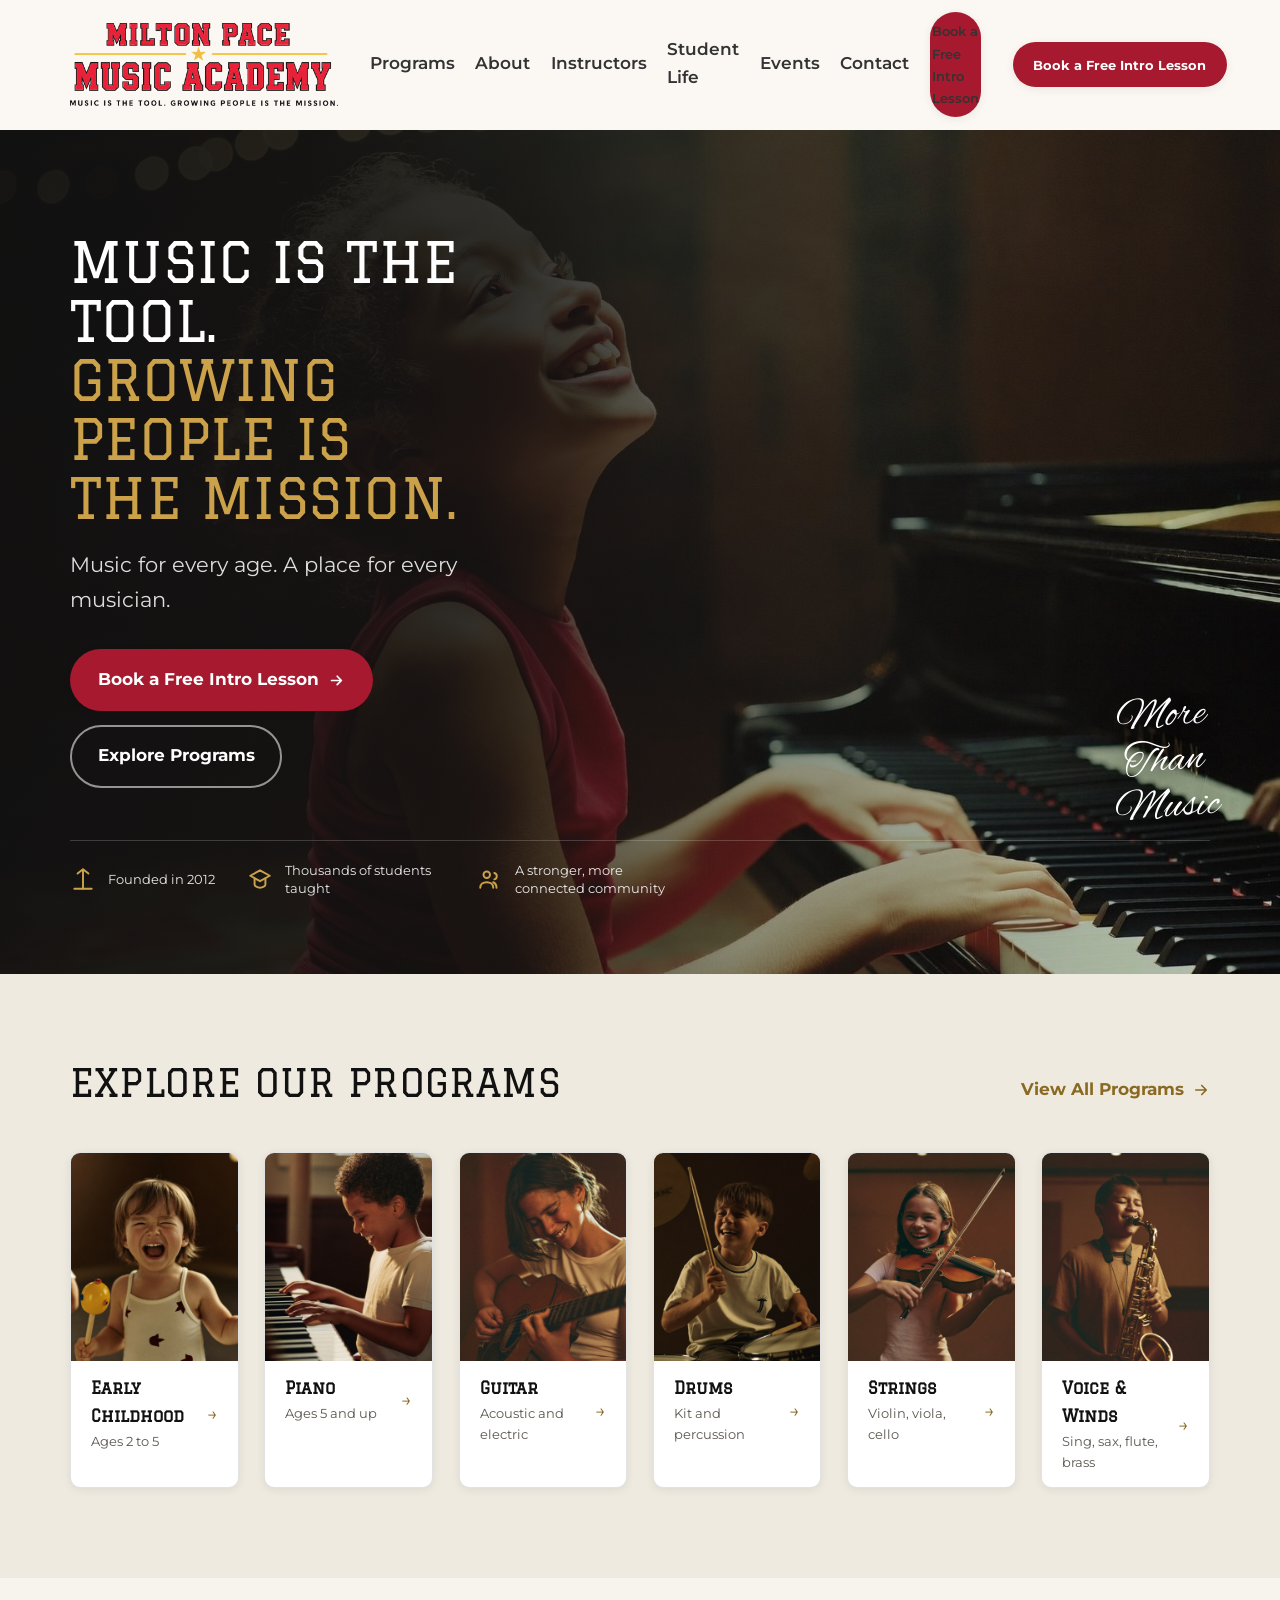
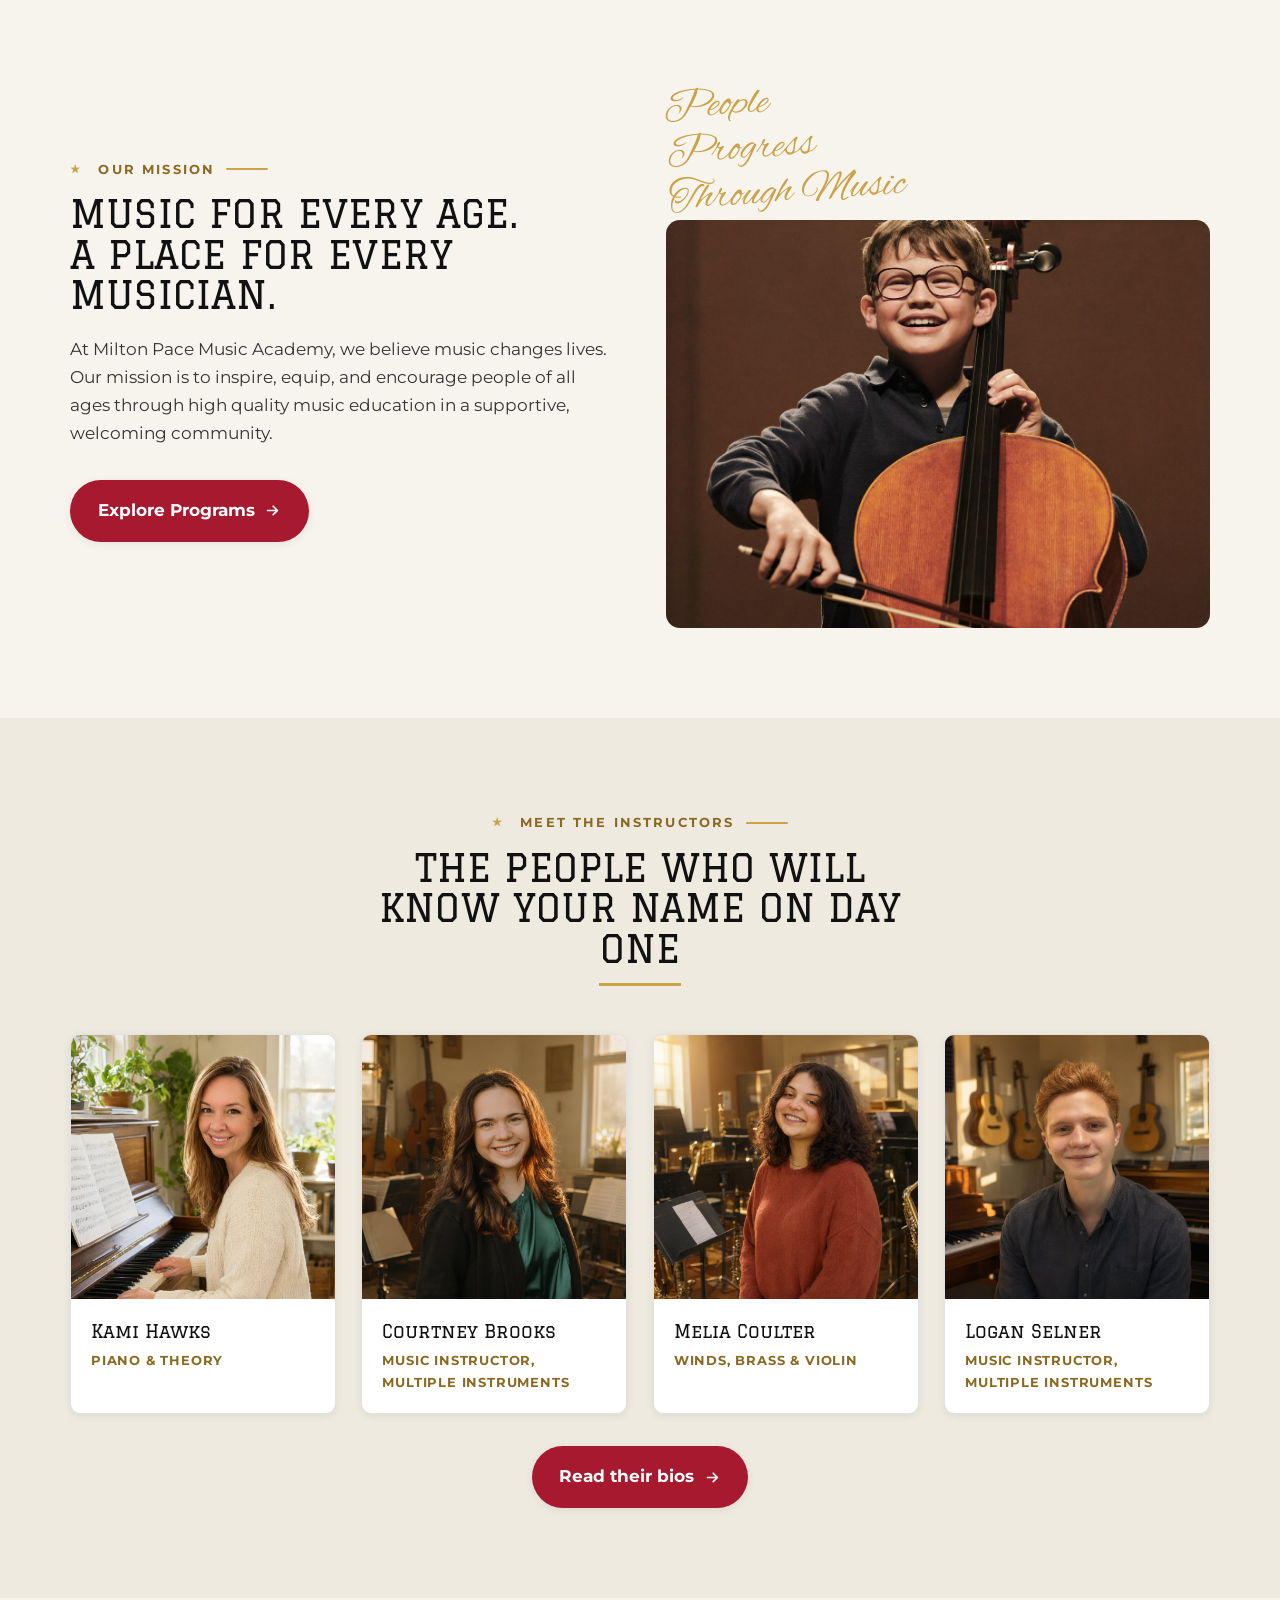
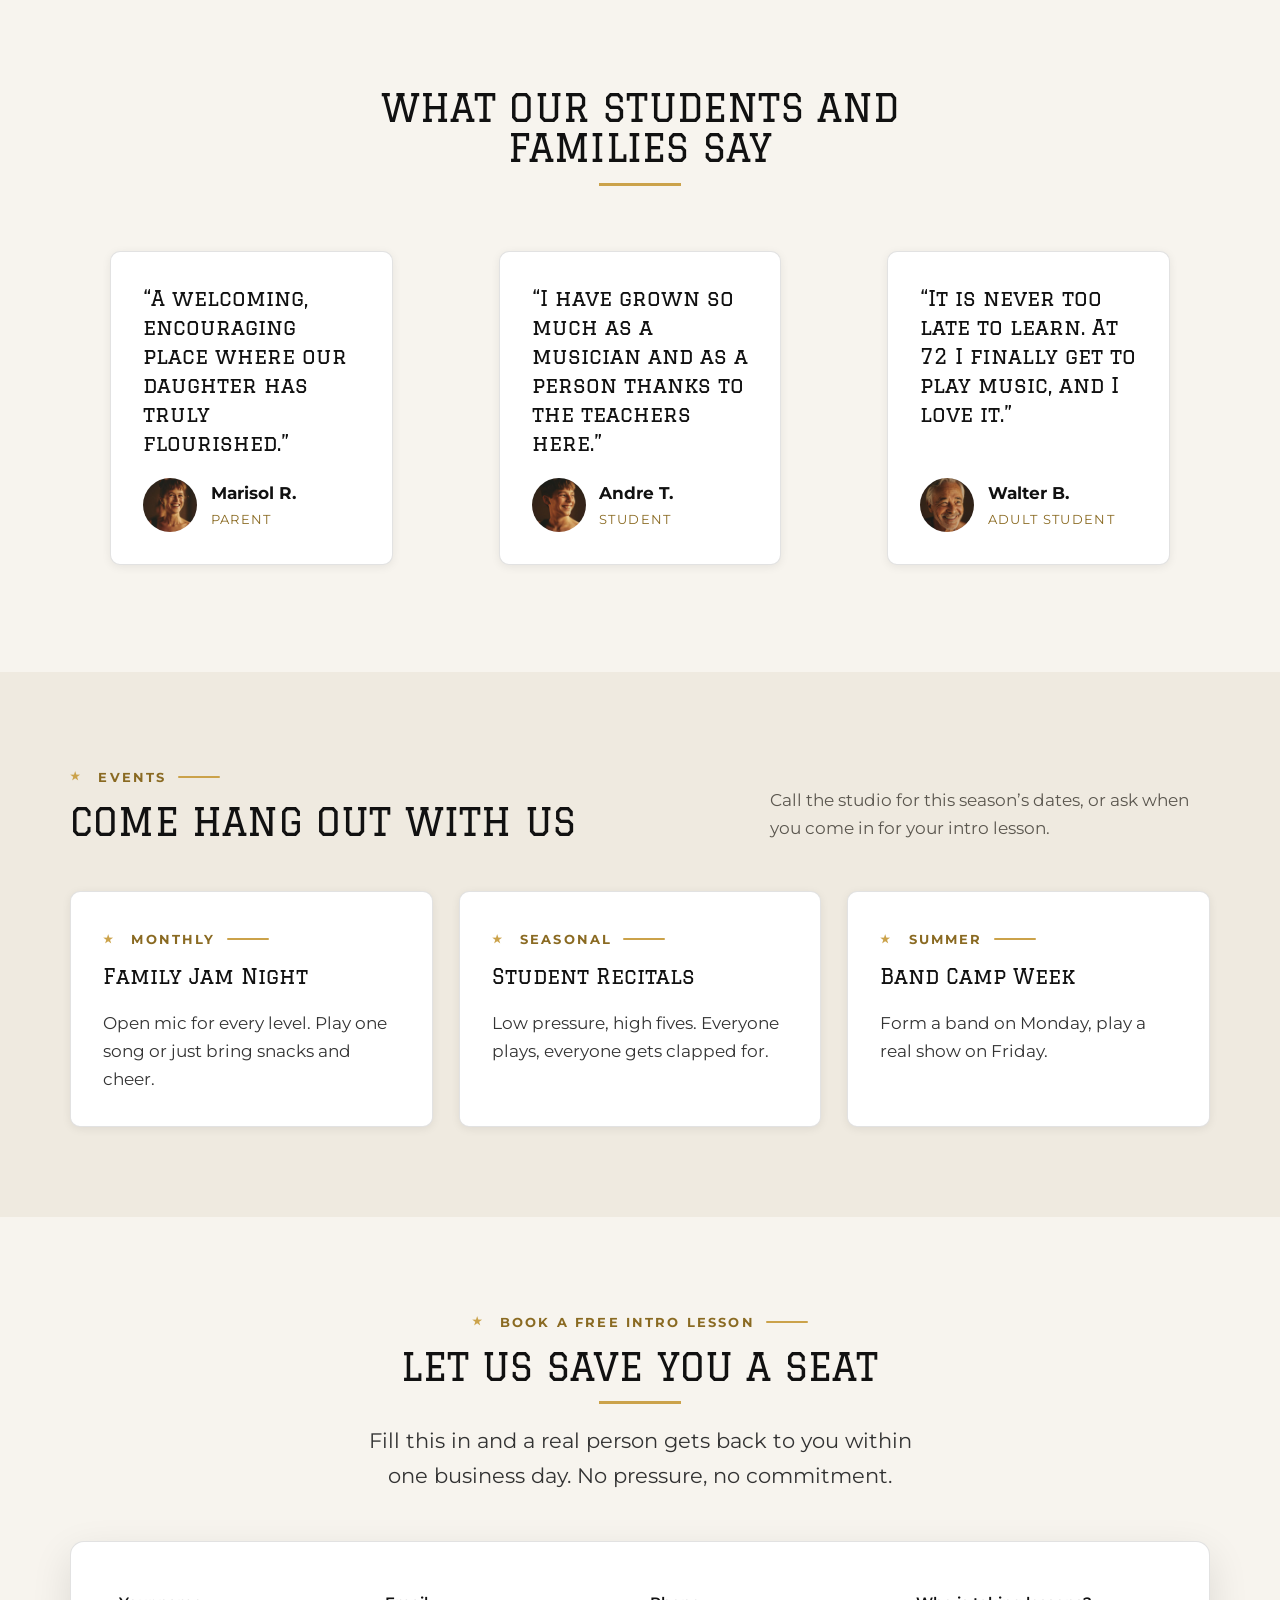
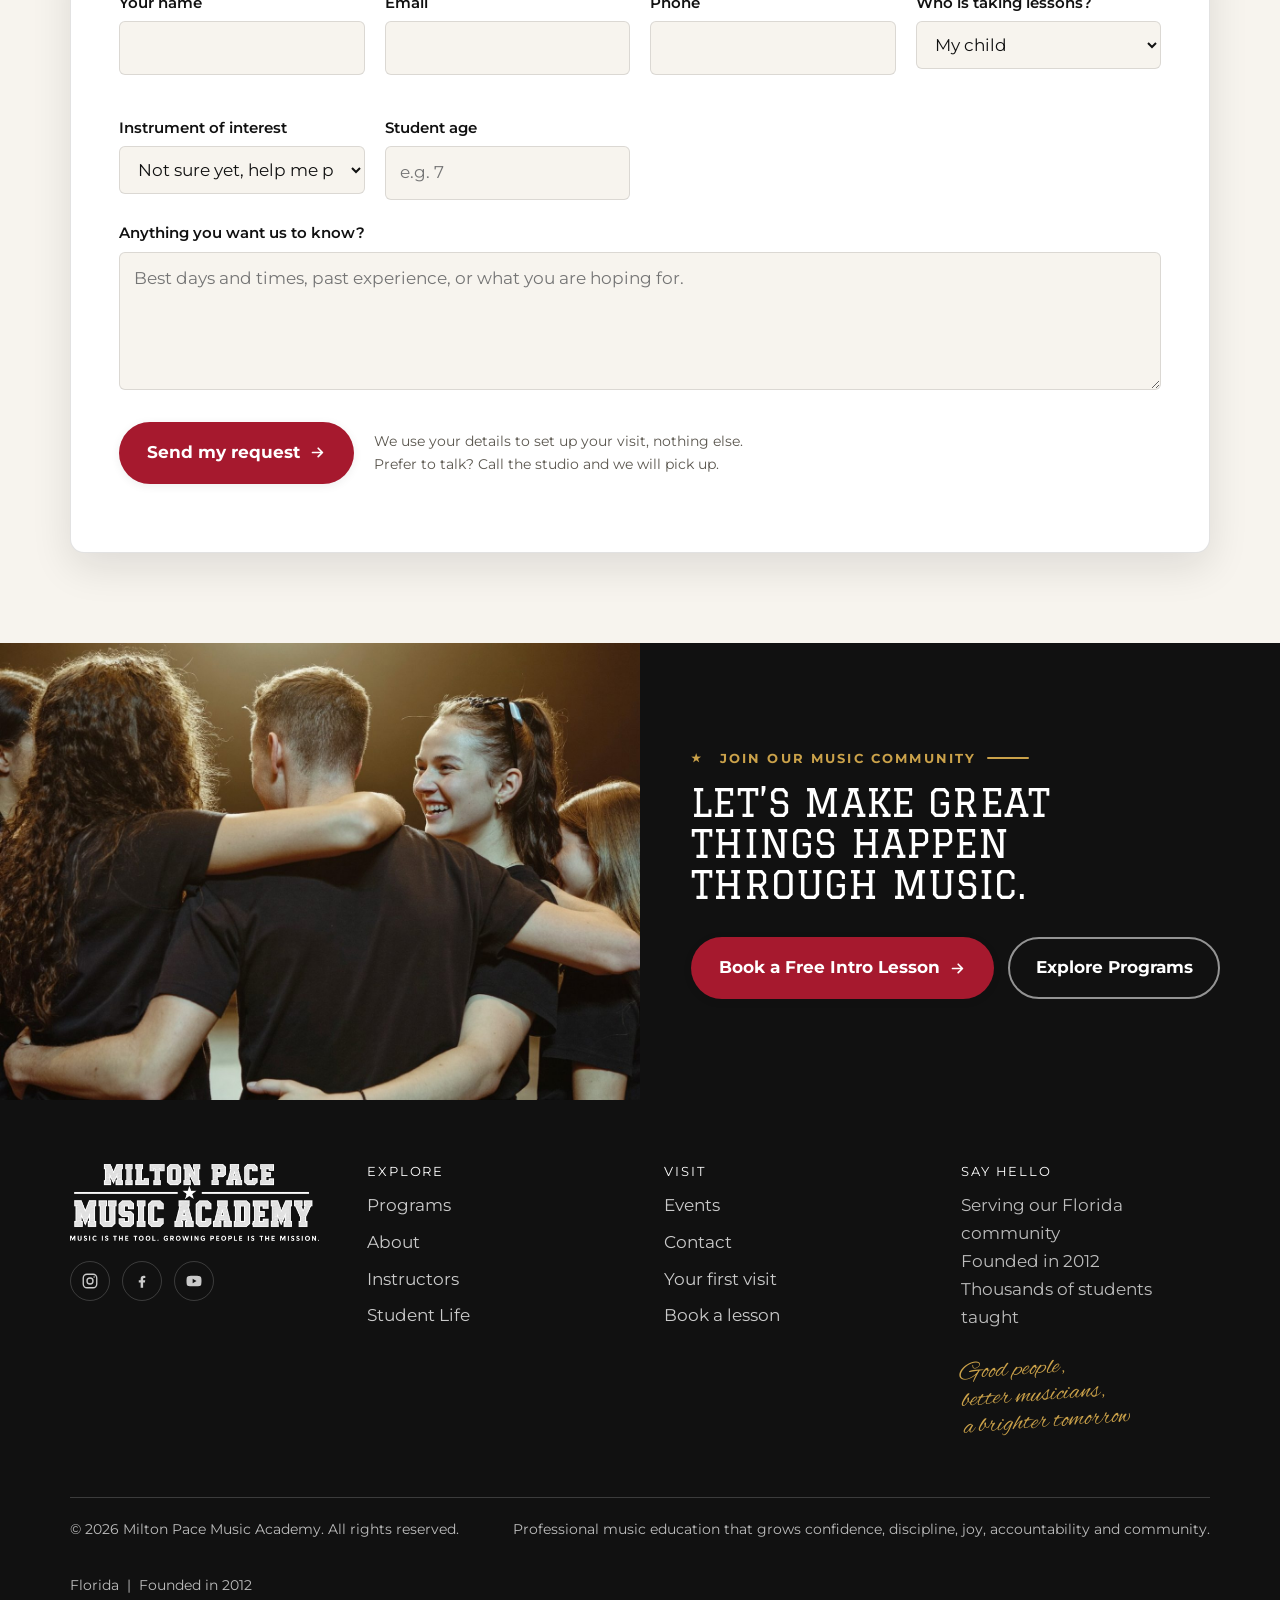
<file: index.html>
<!DOCTYPE html>
<html lang="en">
<head>
<meta charset="utf-8">
<meta name="viewport" content="width=device-width, initial-scale=1">
<title>Milton Pace Music Academy | Music lessons for every age in Florida</title>
<meta name="description" content="A welcoming music academy in Florida. Lessons for ages 2 to 102 in piano, guitar, drums, strings, voice and winds. Book a free intro lesson and come see if it feels like home.">
<meta name="theme-color" content="#16130f">
<link rel="canonical" href="https://miltonpacemusicacademy.com/">

<meta property="og:type" content="website">
<meta property="og:title" content="Milton Pace Music Academy">
<meta property="og:description" content="Music for every age. A place for every musician. Book a free intro lesson.">
<meta property="og:image" content="https://miltonpacemusicacademy.com/assets/img/og-image.jpg">
<meta property="og:url" content="https://miltonpacemusicacademy.com/">
<meta name="twitter:card" content="summary_large_image">

<link rel="icon" href="assets/brand/favicon-32.png" sizes="32x32" type="image/png">
<link rel="icon" href="assets/brand/favicon-64.png" sizes="64x64" type="image/png">
<link rel="apple-touch-icon" href="assets/brand/apple-touch-icon.png">

<link rel="preconnect" href="https://fonts.googleapis.com">
<link rel="preconnect" href="https://fonts.gstatic.com" crossorigin>
<link href="https://fonts.googleapis.com/css2?family=Alex+Brush&family=Graduate&family=Montserrat:wght@400;500;600;700;800&display=swap" rel="stylesheet">
<link rel="stylesheet" href="assets/css/site.css">
<script src="assets/js/site.js" defer></script>

<script type="application/ld+json">
{
  "@context": "https://schema.org",
  "@type": "MusicSchool",
  "name": "Milton Pace Music Academy",
  "slogan": "Music builds brighter people.",
  "foundingDate": "2012",
  "description": "Music lessons for ages 2 to 102 in a welcoming community: piano, guitar, drums, strings, voice and winds.",
  "areaServed": "Florida",
  "address": { "@type": "PostalAddress", "addressRegion": "FL", "addressCountry": "US" }
}
</script>
</head>
<body>
<a class="skip-link" href="#main">Skip to content</a>

<!-- ============================ HEADER ============================ -->
<header class="site-header">
  <div class="header-inner">
    <a class="brand" href="index.html" aria-label="Milton Pace Music Academy, home">
      <img src="assets/brand/logo-dark.png" width="1813" height="560"
           alt="Milton Pace Music Academy: music builds brighter people">
    </a>

    <button class="nav-toggle" type="button" aria-expanded="false"
            aria-controls="primary-nav" aria-label="Open menu"><span></span></button>

    <nav class="nav" id="primary-nav" aria-label="Primary">
      <ul>
        <li><a href="#programs">Programs</a></li>
        <li><a href="#mission">About</a></li>
        <li><a href="crew.html">Instructors</a></li>
        <li><a href="#student-life">Student Life</a></li>
        <li><a href="#events">Events</a></li>
        <li><a href="#book">Contact</a></li>
        <li><a class="btn btn--primary btn--sm" href="#book">Book a Free Intro Lesson</a></li>
      </ul>
    </nav>

    <div class="header-cta">
      <a class="btn btn--primary btn--sm" href="#book">Book a Free Intro Lesson</a>
    </div>
  </div>
</header>

<main id="main">

  <!-- ============================ HERO ============================ -->
  <section class="hero">
    <div class="media" data-eager
         data-src="assets/img/hero.jpg"
         data-alt="A young student smiling at the piano during a lesson"
         data-label="Hero photo &middot; assets/img/hero.jpg &middot; 2000 x 1400"></div>

    <div class="hero-inner">
      <div class="hero-copy">
        <h1>Music is the tool.<span class="line-2">Growing people is the mission.</span></h1>
        <p class="lead">Music for every age. A place for every musician.</p>
        <div class="hero-actions">
          <a class="btn btn--primary" href="#book">Book a Free Intro Lesson
            <svg viewBox="0 0 24 24" fill="none" stroke="currentColor" stroke-width="2.4"
                 stroke-linecap="round" stroke-linejoin="round" aria-hidden="true">
              <path d="M5 12h13M13 6l6 6-6 6"/></svg></a>
          <a class="btn btn--ghost-light" href="#programs">Explore Programs</a>
        </div>
      </div>

      <ul class="trust">
        <li>
          <svg viewBox="0 0 24 24" fill="none" stroke="currentColor" stroke-width="1.8"
               stroke-linecap="round" stroke-linejoin="round" aria-hidden="true">
            <path d="M12 3v18M7 7l5-4 5 4"/><path d="M4 21h16"/></svg>
          <span>Founded in 2012</span>
        </li>
        <li>
          <svg viewBox="0 0 24 24" fill="none" stroke="currentColor" stroke-width="1.8"
               stroke-linecap="round" stroke-linejoin="round" aria-hidden="true">
            <path d="M3 9l9-5 9 5-9 5-9-5z"/><path d="M7 11.5V17c0 1.5 2.5 3 5 3s5-1.5 5-3v-5.5"/></svg>
          <span>Thousands of students taught</span>
        </li>
        <li>
          <svg viewBox="0 0 24 24" fill="none" stroke="currentColor" stroke-width="1.8"
               stroke-linecap="round" stroke-linejoin="round" aria-hidden="true">
            <circle cx="9" cy="8" r="3"/><path d="M3 20c0-3.3 2.7-5 6-5s6 1.7 6 5"/>
            <path d="M16 6.5a3 3 0 0 1 0 5.8M18 20c0-2.6-1.2-4.2-3-5"/></svg>
          <span>A stronger, more connected community</span>
        </li>
      </ul>
    </div>

    <p class="script hero-note">More<br>Than<br>Music</p>
  </section>

  <!-- ============================ PROGRAMS ============================ -->
  <section class="section section--tint" id="programs">
    <div class="wrap">
      <div class="section-head section-head--split reveal">
        <div>
          <h2>Explore Our Programs</h2>
        </div>
        <a class="link-arrow" href="#book">View All Programs
          <svg viewBox="0 0 24 24" width="18" height="18" fill="none" stroke="currentColor"
               stroke-width="2.2" stroke-linecap="round" stroke-linejoin="round" aria-hidden="true">
            <path d="M5 12h13M13 6l6 6-6 6"/></svg></a>
      </div>

      <div class="grid grid--4 programs-row">
        <a class="program reveal" href="#book">
          <div class="media" data-src="assets/img/program-early-childhood.jpg"
               data-alt="Toddler playing maracas in a music class"
               data-label="Early childhood &middot; 800 x 1000"></div>
          <div class="program-label">
            <span><strong>Early Childhood</strong><small>Ages 2 to 5</small></span>
            <span class="arrow" aria-hidden="true">&rarr;</span>
          </div>
        </a>
        <a class="program reveal" href="#book">
          <div class="media" data-src="assets/img/program-piano.jpg"
               data-alt="Young student at the piano keys"
               data-label="Piano &middot; 800 x 1000"></div>
          <div class="program-label">
            <span><strong>Piano</strong><small>Ages 5 and up</small></span>
            <span class="arrow" aria-hidden="true">&rarr;</span>
          </div>
        </a>
        <a class="program reveal" href="#book">
          <div class="media" data-src="assets/img/program-guitar.jpg"
               data-alt="Teen playing an acoustic guitar"
               data-label="Guitar &middot; 800 x 1000"></div>
          <div class="program-label">
            <span><strong>Guitar</strong><small>Acoustic and electric</small></span>
            <span class="arrow" aria-hidden="true">&rarr;</span>
          </div>
        </a>
        <a class="program reveal" href="#book">
          <div class="media" data-src="assets/img/program-drums.jpg"
               data-alt="Student playing a drum kit"
               data-label="Drums &middot; 800 x 1000"></div>
          <div class="program-label">
            <span><strong>Drums</strong><small>Kit and percussion</small></span>
            <span class="arrow" aria-hidden="true">&rarr;</span>
          </div>
        </a>
        <a class="program reveal" href="#book">
          <div class="media" data-src="assets/img/program-strings.jpg"
               data-alt="Student playing violin"
               data-label="Strings &middot; 800 x 1000"></div>
          <div class="program-label">
            <span><strong>Strings</strong><small>Violin, viola, cello</small></span>
            <span class="arrow" aria-hidden="true">&rarr;</span>
          </div>
        </a>
        <a class="program reveal" href="#book">
          <div class="media" data-src="assets/img/program-voice-winds.jpg"
               data-alt="Student playing a saxophone"
               data-label="Voice &amp; winds &middot; 800 x 1000"></div>
          <div class="program-label">
            <span><strong>Voice &amp; Winds</strong><small>Sing, sax, flute, brass</small></span>
            <span class="arrow" aria-hidden="true">&rarr;</span>
          </div>
        </a>


      </div>
    </div>
  </section>

  <!-- ============================ MISSION ============================ -->
  <section class="section" id="mission">
    <div class="wrap split">
      <div class="reveal">
        <p class="eyebrow">Our mission</p>
        <h2>Music for every age.<br>A place for every musician.</h2>
        <p>At Milton Pace Music Academy, we believe music changes lives. Our mission is to
          inspire, equip, and encourage people of all ages through high quality music education
          in a supportive, welcoming community.</p>
        <p class="mt-4">
          <a class="btn btn--primary" href="#programs">Explore Programs
            <svg viewBox="0 0 24 24" fill="none" stroke="currentColor" stroke-width="2.4"
                 stroke-linecap="round" stroke-linejoin="round" aria-hidden="true">
              <path d="M5 12h13M13 6l6 6-6 6"/></svg></a>
        </p>
      </div>

      <div class="reveal" style="position:relative">
        <p class="script" style="margin-bottom:1rem">People<br>Progress<br>Through Music</p>
        <div class="media" style="aspect-ratio:4/3;border-radius:var(--r-lg)"
             data-src="assets/img/mission.jpg"
             data-alt="A student smiling while playing the cello"
             data-label="Mission photo &middot; 1200 x 900"></div>
      </div>
    </div>
  </section>

  <!-- ============================ INSTRUCTORS ============================ -->
  <section class="section section--tint" id="instructors">
    <div class="wrap">
      <div class="section-head section-head--center reveal">
        <p class="eyebrow eyebrow--center">Meet the instructors</p>
        <h2>The people who will know your name on day one</h2>
      </div>

      <div class="grid grid--4">
        <article class="crew-card reveal">
          <div class="media" data-src="assets/img/crew-1.jpg" data-alt="Kami Hawks at the piano"
               data-label="Instructor 1 &middot; 900 x 900"></div>
          <div class="crew-body">
            <h3>Kami Hawks</h3>
            <p class="crew-role">Piano &amp; theory</p>
          </div>
        </article>
        <article class="crew-card reveal">
          <div class="media" data-src="assets/img/crew-2.jpg" data-alt="Courtney Brooks in the teaching studio"
               data-label="Instructor 2 &middot; 900 x 900"></div>
          <div class="crew-body">
            <h3>Courtney Brooks</h3>
            <p class="crew-role">Music instructor, multiple instruments</p>
          </div>
        </article>
        <article class="crew-card reveal">
          <div class="media" data-src="assets/img/crew-3.jpg" data-alt="Melia Coulter in the band room"
               data-label="Instructor 3 &middot; 900 x 900"></div>
          <div class="crew-body">
            <h3>Melia Coulter</h3>
            <p class="crew-role">Winds, brass &amp; violin</p>
          </div>
        </article>
        <article class="crew-card reveal">
          <div class="media" data-src="assets/img/crew-4.jpg" data-alt="Logan Selner in the teaching studio"
               data-label="Instructor 4 &middot; 900 x 900"></div>
          <div class="crew-body">
            <h3>Logan Selner</h3>
            <p class="crew-role">Music instructor, multiple instruments</p>
          </div>
        </article>
      </div>

      <p class="mt-4" style="text-align:center">
        <a class="btn btn--primary" href="crew.html">Read their bios
          <svg viewBox="0 0 24 24" fill="none" stroke="currentColor" stroke-width="2.4"
               stroke-linecap="round" stroke-linejoin="round" aria-hidden="true">
            <path d="M5 12h13M13 6l6 6-6 6"/></svg></a>
      </p>
    </div>
  </section>

  <!-- ============================ STUDENT LIFE ============================ -->
  <section class="section" id="student-life">
    <div class="wrap">
      <div class="section-head section-head--center reveal">
        <h2>What Our Students and Families Say</h2>
      </div>

      <div class="grid grid--3">
        <figure class="quote reveal">
          <blockquote>&ldquo;A welcoming, encouraging place where our daughter has truly
            flourished.&rdquo;</blockquote>
          <figcaption>
            <div class="media media--round" data-src="assets/img/testimonial-1.jpg"
                 data-alt="" data-label="1"></div>
            <span><span class="who">Marisol R.</span><span class="role">Parent</span></span>
          </figcaption>
        </figure>
        <figure class="quote reveal">
          <blockquote>&ldquo;I have grown so much as a musician and as a person thanks to the
            teachers here.&rdquo;</blockquote>
          <figcaption>
            <div class="media media--round" data-src="assets/img/testimonial-2.jpg"
                 data-alt="" data-label="2"></div>
            <span><span class="who">Andre T.</span><span class="role">Student</span></span>
          </figcaption>
        </figure>
        <figure class="quote reveal">
          <blockquote>&ldquo;It is never too late to learn. At 72 I finally get to play music,
            and I love it.&rdquo;</blockquote>
          <figcaption>
            <div class="media media--round" data-src="assets/img/testimonial-3.jpg"
                 data-alt="" data-label="3"></div>
            <span><span class="who">Walter B.</span><span class="role">Adult student</span></span>
          </figcaption>
        </figure>
      </div>
    </div>
  </section>

  <!-- ============================ EVENTS ============================ -->
  <section class="section section--tint" id="events">
    <div class="wrap">
      <div class="section-head section-head--split reveal">
        <div>
          <p class="eyebrow">Events</p>
          <h2>Come hang out with us</h2>
        </div>
        <p class="fine" style="color:var(--ink-3);max-width:40ch">Call the studio for this
          season&rsquo;s dates, or ask when you come in for your intro lesson.</p>
      </div>

      <div class="grid grid--3">
        <article class="card reveal">
          <p class="eyebrow">Monthly</p>
          <h3>Family Jam Night</h3>
          <p>Open mic for every level. Play one song or just bring snacks and cheer.</p>
        </article>
        <article class="card reveal">
          <p class="eyebrow">Seasonal</p>
          <h3>Student Recitals</h3>
          <p>Low pressure, high fives. Everyone plays, everyone gets clapped for.</p>
        </article>
        <article class="card reveal">
          <p class="eyebrow">Summer</p>
          <h3>Band Camp Week</h3>
          <p>Form a band on Monday, play a real show on Friday.</p>
        </article>
      </div>
    </div>
  </section>

  <!-- ============================ BOOKING ============================ -->
  <section class="section" id="book">
    <div class="wrap">
      <div class="section-head section-head--center reveal">
        <p class="eyebrow eyebrow--center">Book a free intro lesson</p>
        <h2>Let us save you a seat</h2>
        <p class="lead">Fill this in and a real person gets back to you within one business day.
          No pressure, no commitment.</p>
      </div>

      <form class="book reveal" id="book-form" novalidate>
        <div class="form-grid">
          <div class="field">
            <label for="name">Your name</label>
            <input id="name" name="name" type="text" autocomplete="name" required>
            <span class="error" aria-live="polite"></span>
          </div>
          <div class="field">
            <label for="email">Email</label>
            <input id="email" name="email" type="email" autocomplete="email" required>
            <span class="error" aria-live="polite"></span>
          </div>
          <div class="field">
            <label for="phone">Phone</label>
            <input id="phone" name="phone" type="tel" autocomplete="tel" required>
            <span class="error" aria-live="polite"></span>
          </div>
          <div class="field">
            <label for="student">Who is taking lessons?</label>
            <select id="student" name="student">
              <option>My child</option>
              <option>Myself</option>
              <option>Our whole family</option>
            </select>
          </div>
          <div class="field">
            <label for="instrument">Instrument of interest</label>
            <select id="instrument" name="instrument">
              <option>Not sure yet, help me pick</option>
              <option>Early childhood music</option>
              <option>Piano</option>
              <option>Guitar or bass</option>
              <option>Drums</option>
              <option>Strings</option>
              <option>Voice</option>
              <option>Winds or brass</option>
            </select>
          </div>
          <div class="field">
            <label for="age">Student age</label>
            <input id="age" name="age" type="text" inputmode="numeric" placeholder="e.g. 7">
          </div>
          <div class="field field--full">
            <label for="message">Anything you want us to know?</label>
            <textarea id="message" name="message" rows="4"
              placeholder="Best days and times, past experience, or what you are hoping for."></textarea>
          </div>
        </div>

        <p class="hp" aria-hidden="true">
          <label for="company">Company</label>
          <input id="company" name="company" type="text" tabindex="-1" autocomplete="off">
        </p>

        <div class="form-foot">
          <button class="btn btn--primary" type="submit">Send my request
            <svg viewBox="0 0 24 24" fill="none" stroke="currentColor" stroke-width="2.4"
                 stroke-linecap="round" stroke-linejoin="round" aria-hidden="true">
              <path d="M5 12h13M13 6l6 6-6 6"/></svg></button>
          <p class="fine">We use your details to set up your visit, nothing else. Prefer to talk?
            Call the studio and we will pick up.</p>
        </div>
        <p class="form-status" role="status" aria-live="polite"></p>
      </form>
    </div>
  </section>

  <!-- ============================ CTA BAND ============================ -->
  <section class="cta-band">
    <div class="media" data-src="assets/img/community.jpg"
         data-alt="Students with arms around each other after a show"
         data-label="Community photo &middot; 1400 x 1000"></div>
    <div class="cta-copy">
      <p class="eyebrow eyebrow--light">Join our music community</p>
      <h2>Let&rsquo;s Make Great Things Happen Through Music.</h2>
      <div class="cta-actions">
        <a class="btn btn--primary" href="#book">Book a Free Intro Lesson
          <svg viewBox="0 0 24 24" fill="none" stroke="currentColor" stroke-width="2.4"
               stroke-linecap="round" stroke-linejoin="round" aria-hidden="true">
            <path d="M5 12h13M13 6l6 6-6 6"/></svg></a>
        <a class="btn btn--ghost-light" href="#programs">Explore Programs</a>
      </div>
    </div>
  </section>

</main>

<!-- ============================ FOOTER ============================ -->
<footer class="site-footer">
  <div class="wrap">
    <div class="footer-top">
      <div>
        <img class="footer-logo" src="assets/brand/logo-light.png" width="1813" height="560"
             alt="Milton Pace Music Academy: people, music, a brighter tomorrow">
        <ul class="socials">
          <li><a href="#" aria-label="Instagram">
            <svg viewBox="0 0 24 24" fill="none" stroke="currentColor" stroke-width="1.8" aria-hidden="true">
              <rect x="3" y="3" width="18" height="18" rx="5"/><circle cx="12" cy="12" r="4"/>
              <circle cx="17.5" cy="6.5" r="1" fill="currentColor" stroke="none"/></svg></a></li>
          <li><a href="#" aria-label="Facebook">
            <svg viewBox="0 0 24 24" fill="currentColor" aria-hidden="true">
              <path d="M13.5 21v-7h2.4l.4-2.9h-2.8V9.3c0-.8.3-1.4 1.5-1.4h1.4V5.3c-.7-.1-1.5-.2-2.3-.2-2.3 0-3.9 1.4-3.9 4v2H7.7V14h2.5v7h3.3z"/></svg></a></li>
          <li><a href="#" aria-label="YouTube">
            <svg viewBox="0 0 24 24" fill="currentColor" aria-hidden="true">
              <path d="M21.6 7.5c-.2-1-1-1.8-2-2C17.8 5 12 5 12 5s-5.8 0-7.6.5c-1 .2-1.8 1-2 2C2 9.3 2 12 2 12s0 2.7.4 4.5c.2 1 1 1.8 2 2C6.2 19 12 19 12 19s5.8 0 7.6-.5c1-.2 1.8-1 2-2 .4-1.8.4-4.5.4-4.5s0-2.7-.4-4.5zM10.2 15V9l5.2 3-5.2 3z"/></svg></a></li>
        </ul>
      </div>

      <div>
        <h4>Explore</h4>
        <ul class="footer-links">
          <li><a href="#programs">Programs</a></li>
          <li><a href="#mission">About</a></li>
          <li><a href="crew.html">Instructors</a></li>
          <li><a href="#student-life">Student Life</a></li>
        </ul>
      </div>

      <div>
        <h4>Visit</h4>
        <ul class="footer-links">
          <li><a href="#events">Events</a></li>
          <li><a href="#book">Contact</a></li>
          <li><a href="#welcome">Your first visit</a></li>
          <li><a href="#book">Book a lesson</a></li>
        </ul>
      </div>

      <div>
        <h4>Say hello</h4>
        <p>Serving our Florida community<br>Founded in 2012<br>Thousands of students taught</p>
        <p class="script footer-script" style="font-size:1.6rem;text-align:left;margin-top:1rem">
          Good people,<br>better musicians,<br>a brighter tomorrow</p>
      </div>
    </div>

    <div class="footer-bottom">
      <p>&copy; <span data-year>2026</span> Milton Pace Music Academy. All rights reserved.</p>
      <p>Professional music education that grows confidence, discipline, joy, accountability and community.</p>
      <p>Florida &nbsp;|&nbsp; Founded in 2012</p>
    </div>
  </div>
</footer>
</body>
</html>
</file>
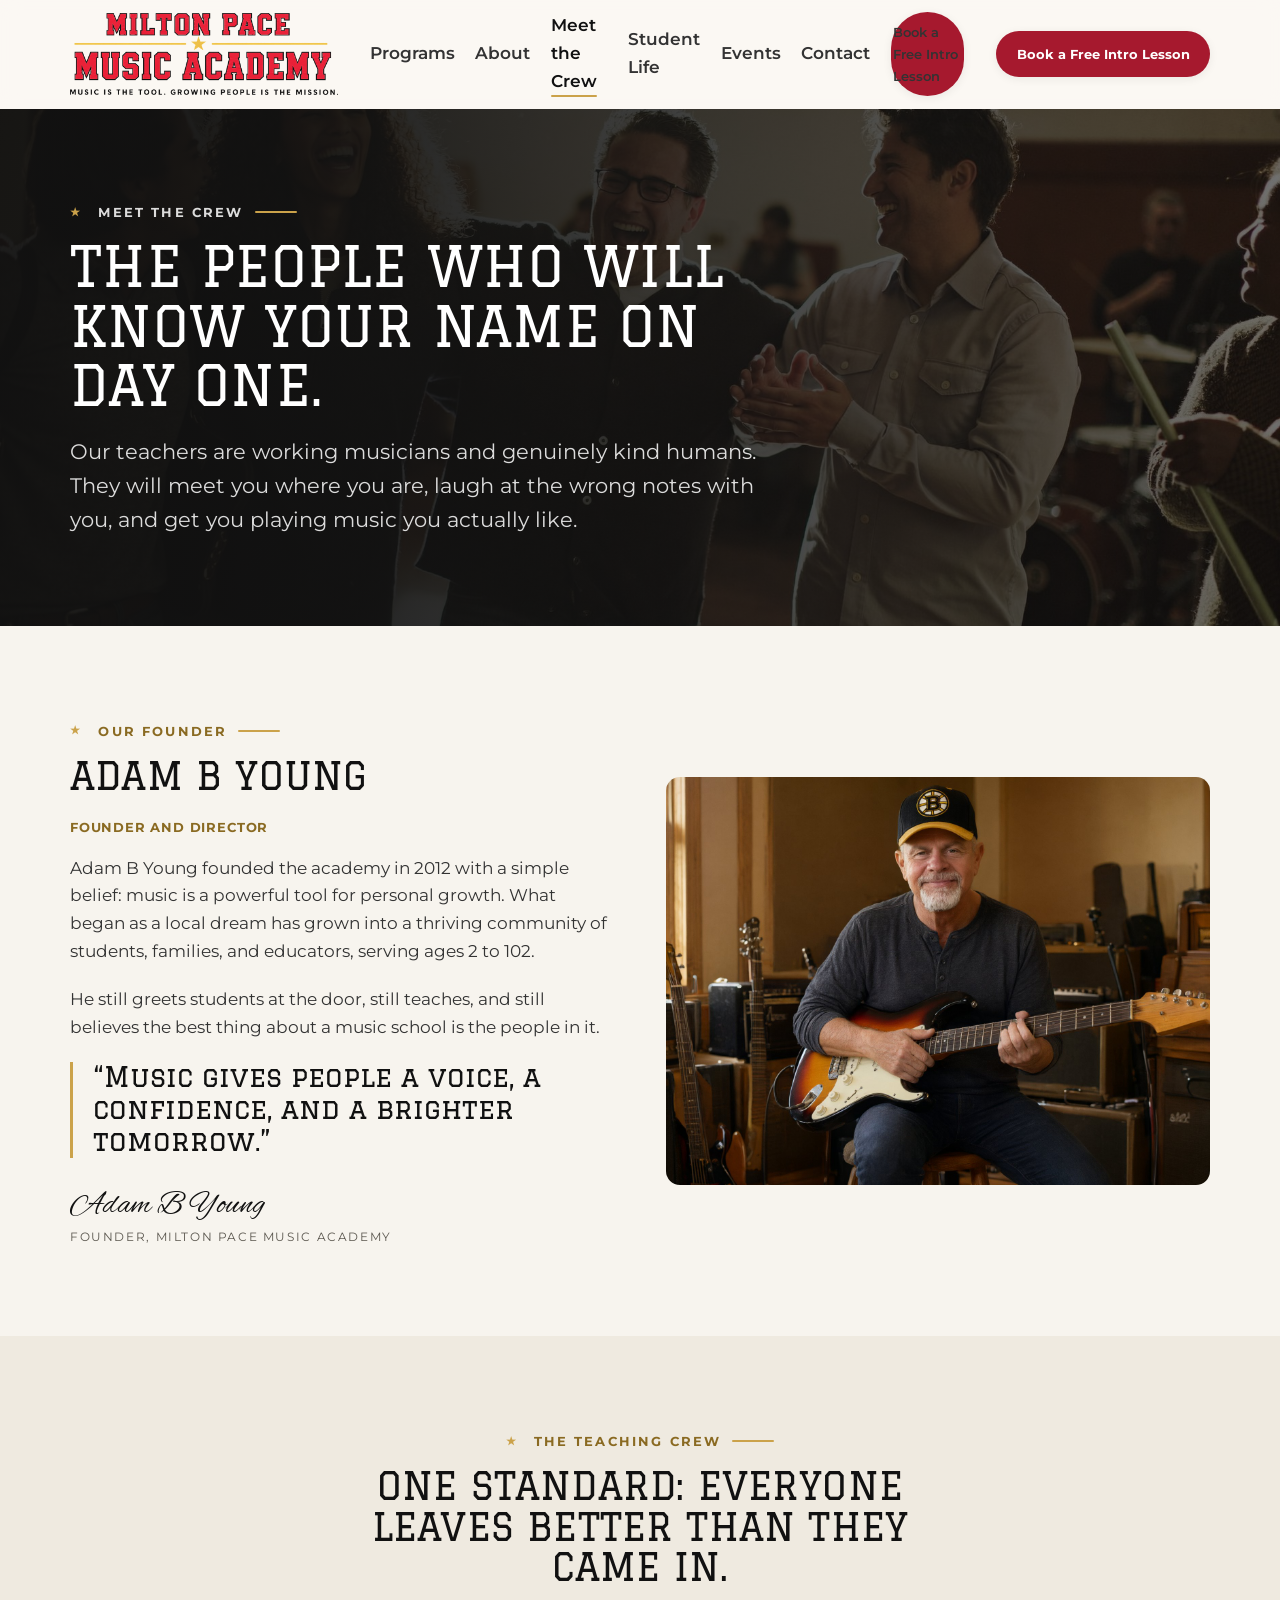
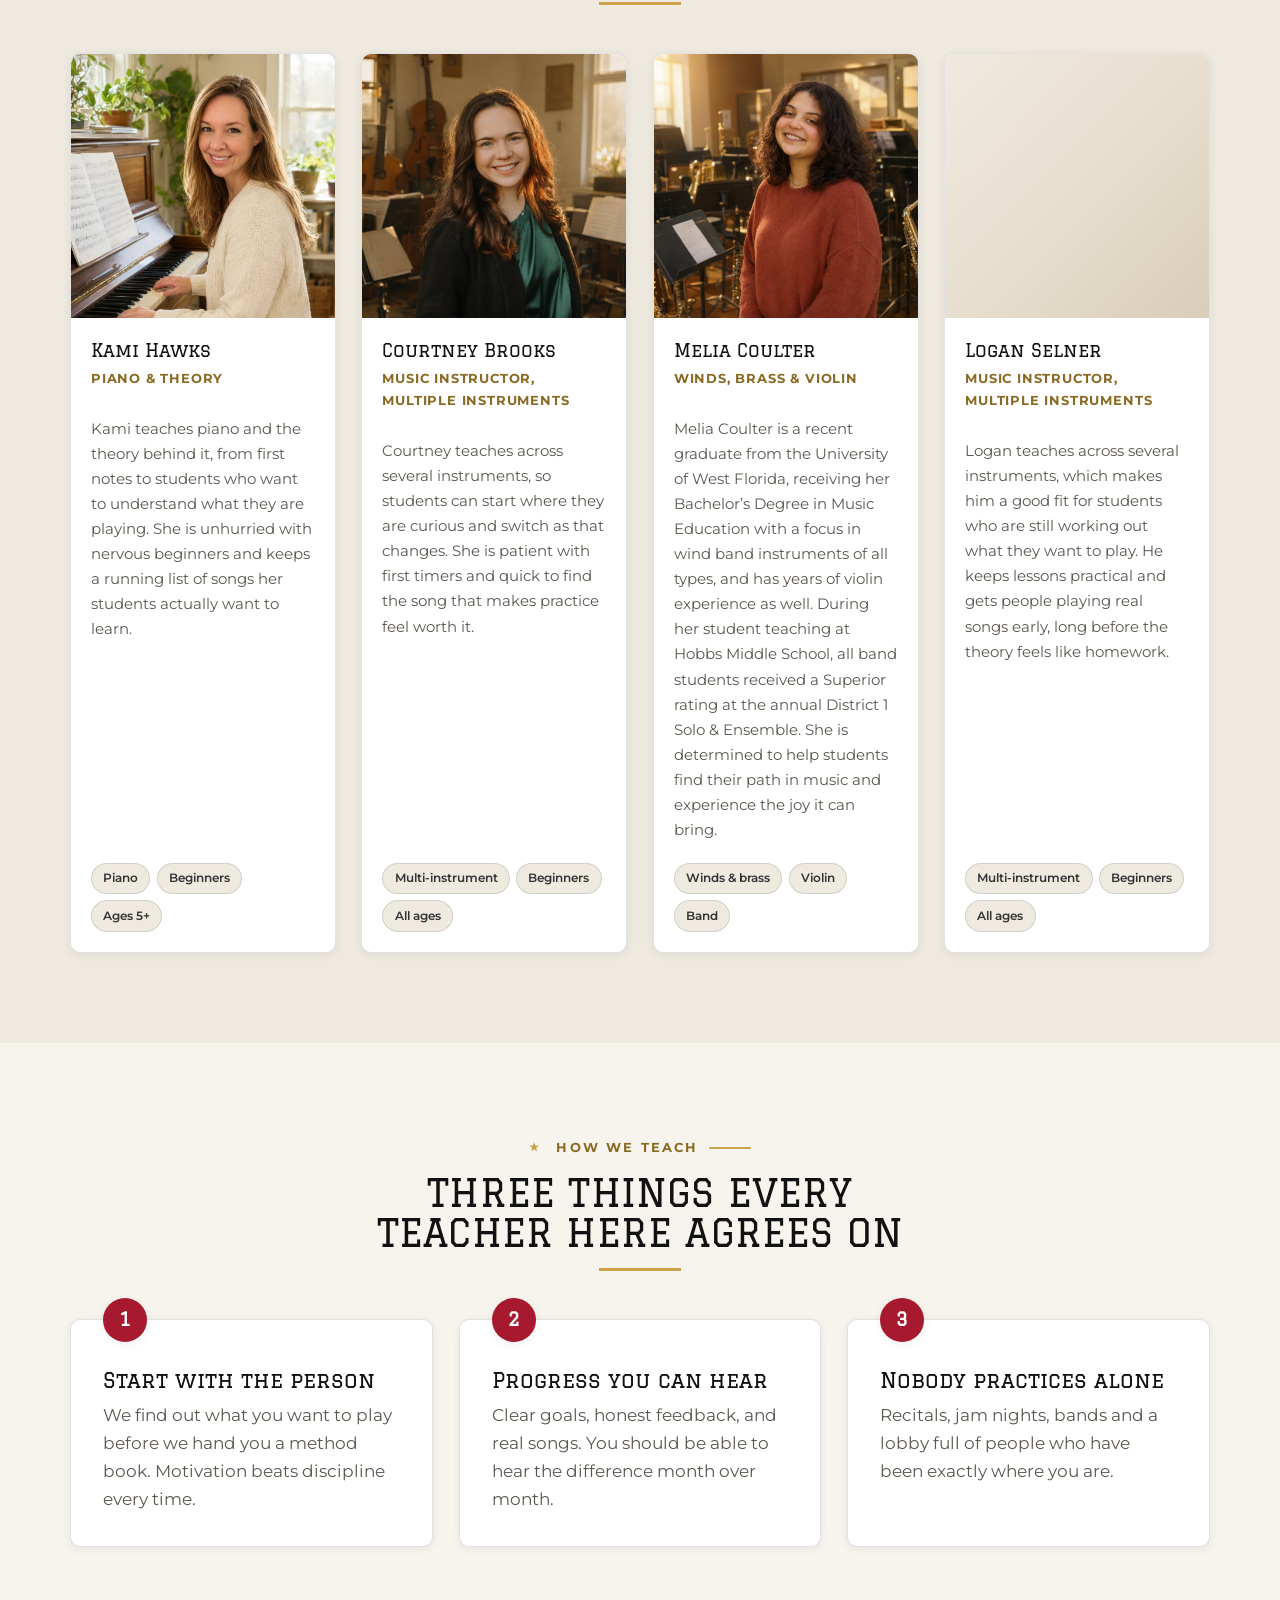
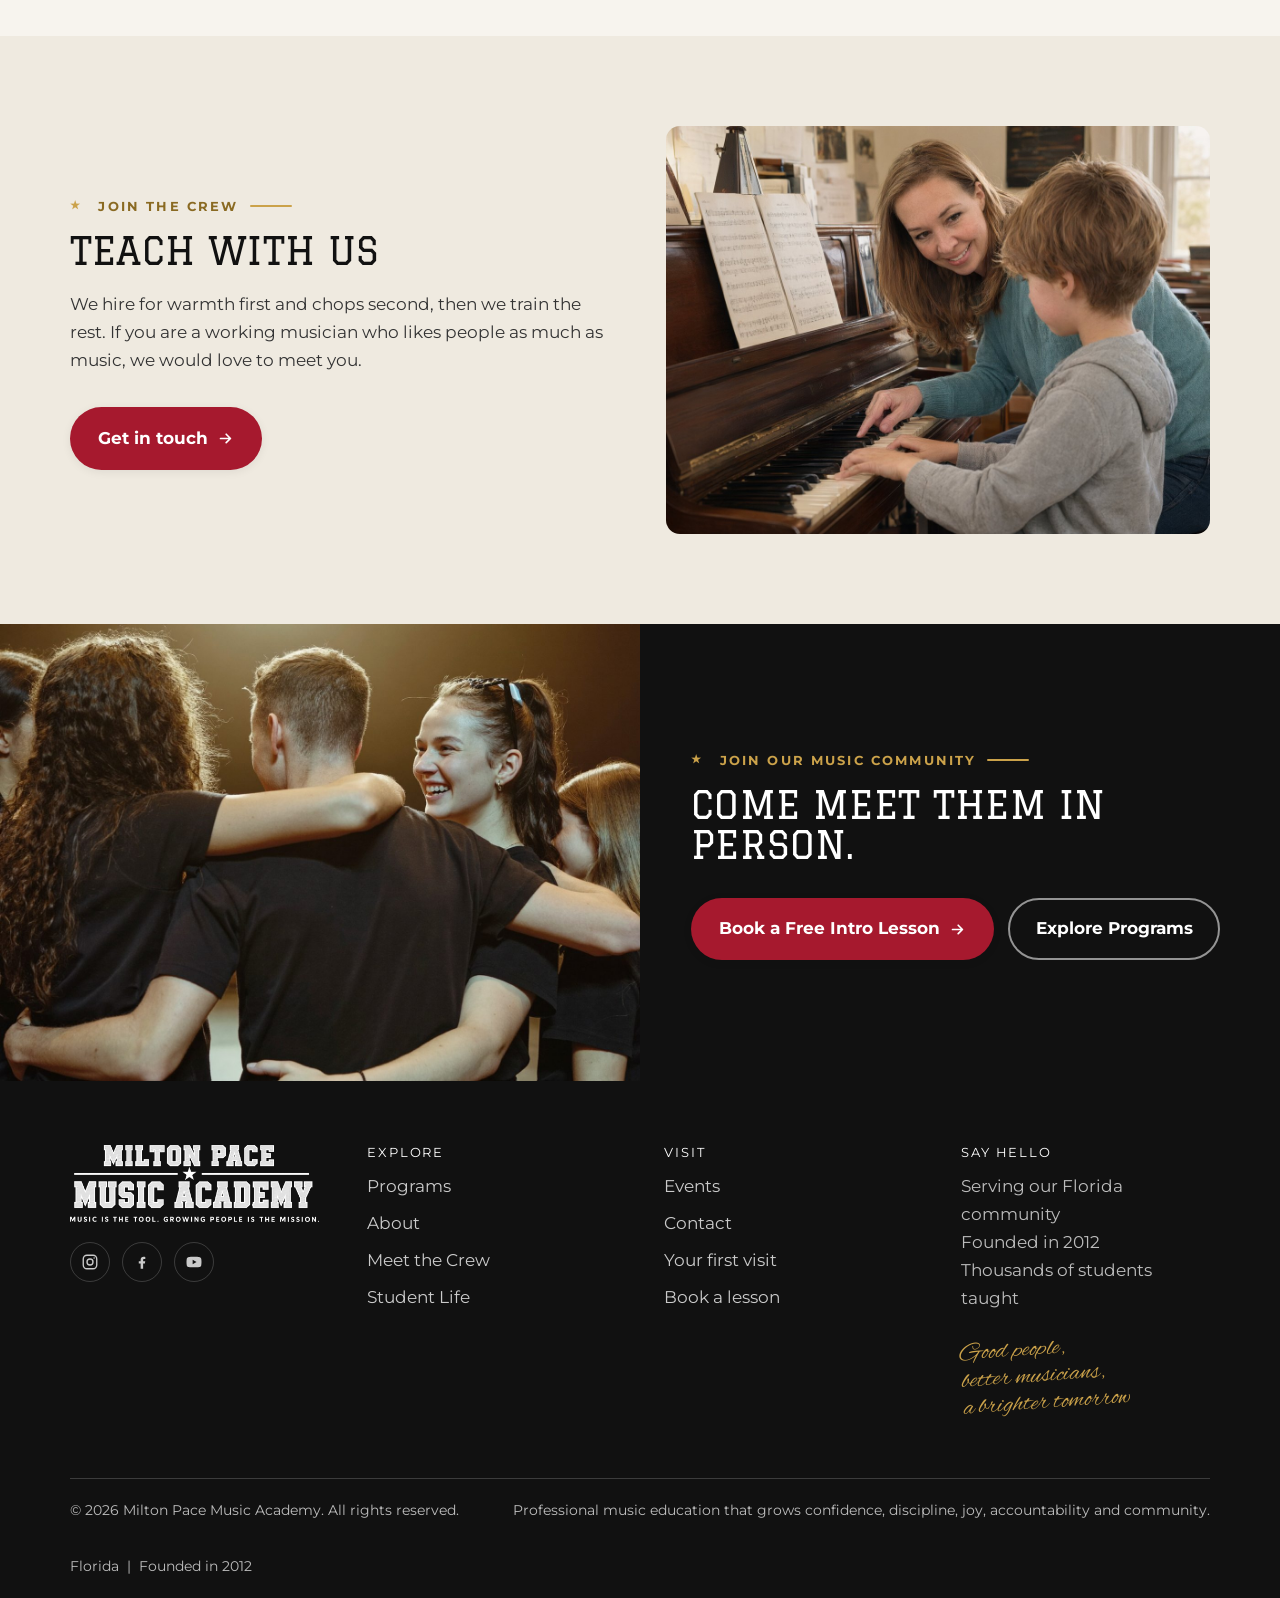
<file: crew.html>
<!DOCTYPE html>
<html lang="en">
<head>
<meta charset="utf-8">
<meta name="viewport" content="width=device-width, initial-scale=1">
<title>Meet the Crew | Milton Pace Music Academy</title>
<meta name="description" content="The teachers behind Milton Pace Music Academy. Patient, encouraging people who teach piano, guitar, drums, strings, voice and winds to ages 2 to 102.">
<meta name="theme-color" content="#16130f">
<link rel="canonical" href="https://miltonpacemusicacademy.com/crew.html">

<meta property="og:type" content="website">
<meta property="og:title" content="Meet the Crew | Milton Pace Music Academy">
<meta property="og:description" content="The people who will know your name on day one.">
<meta property="og:image" content="https://miltonpacemusicacademy.com/assets/img/og-image.jpg">
<meta property="og:url" content="https://miltonpacemusicacademy.com/crew.html">
<meta name="twitter:card" content="summary_large_image">

<link rel="icon" href="assets/brand/favicon-32.png" sizes="32x32" type="image/png">
<link rel="icon" href="assets/brand/favicon-64.png" sizes="64x64" type="image/png">
<link rel="apple-touch-icon" href="assets/brand/apple-touch-icon.png">

<link rel="preconnect" href="https://fonts.googleapis.com">
<link rel="preconnect" href="https://fonts.gstatic.com" crossorigin>
<link href="https://fonts.googleapis.com/css2?family=Alex+Brush&family=Graduate&family=Montserrat:wght@400;500;600;700;800&display=swap" rel="stylesheet">
<link rel="stylesheet" href="assets/css/site.css">
<script src="assets/js/site.js" defer></script>
</head>
<body>
<a class="skip-link" href="#main">Skip to content</a>

<!-- ============================ HEADER ============================ -->
<header class="site-header">
  <div class="header-inner">
    <a class="brand" href="index.html" aria-label="Milton Pace Music Academy, home">
      <img src="assets/brand/logo-dark.png" width="1813" height="560"
           alt="Milton Pace Music Academy: music builds brighter people">
    </a>

    <button class="nav-toggle" type="button" aria-expanded="false"
            aria-controls="primary-nav" aria-label="Open menu"><span></span></button>

    <nav class="nav" id="primary-nav" aria-label="Primary">
      <ul>
        <li><a href="index.html#programs">Programs</a></li>
        <li><a href="index.html#mission">About</a></li>
        <li><a href="crew.html" aria-current="page">Meet the Crew</a></li>
        <li><a href="index.html#student-life">Student Life</a></li>
        <li><a href="index.html#events">Events</a></li>
        <li><a href="index.html#book">Contact</a></li>
        <li><a class="btn btn--primary btn--sm" href="index.html#book">Book a Free Intro Lesson</a></li>
      </ul>
    </nav>

    <div class="header-cta">
      <a class="btn btn--primary btn--sm" href="index.html#book">Book a Free Intro Lesson</a>
    </div>
  </div>
</header>

<main id="main">

  <!-- ============================ BANNER ============================ -->
  <section class="page-banner">
    <div class="media" data-eager data-src="assets/img/crew-banner.jpg"
         data-alt="The teaching team together in the studio lobby"
         data-label="Crew banner photo &middot; assets/img/crew-banner.jpg &middot; 2000 x 900"></div>
    <div class="wrap">
      <p class="eyebrow eyebrow--light">Meet the crew</p>
      <h1>The people who will know your name on day one.</h1>
      <p class="lead">Our teachers are working musicians and genuinely kind humans. They will
        meet you where you are, laugh at the wrong notes with you, and get you playing music
        you actually like.</p>
    </div>
  </section>

  <!-- ============================ FOUNDER ============================ -->
  <section class="section">
    <div class="wrap split">
      <div class="reveal">
        <p class="eyebrow">Our founder</p>
        <h2>Adam B Young</h2>
        <p class="crew-role" style="margin-bottom:1rem">Founder and director</p>
        <p>Adam B Young founded the academy in 2012 with a simple belief: music is a powerful
          tool for personal growth. What began as a local dream has grown into a thriving
          community of students, families, and educators, serving ages 2 to 102.</p>
        <p>He still greets students at the door, still teaches, and still believes the best thing
          about a music school is the people in it.</p>
        <blockquote class="founder-pull">&ldquo;Music gives people a voice, a confidence, and a
          brighter tomorrow.&rdquo;</blockquote>
        <p class="mt-4">
          <span class="signature">Adam B Young</span>
          <small>Founder, Milton Pace Music Academy</small>
        </p>
      </div>
      <div class="reveal">
        <div class="media" style="aspect-ratio:4/3;border-radius:var(--r-lg)"
             data-src="assets/img/founder-wide.jpg"
             data-alt="Adam B Young, founder, with his guitar in the academy rehearsal room"
             data-label="Founder photo &middot; 1200 x 900"></div>
      </div>
    </div>
  </section>

  <!-- ============================ CREW GRID ============================
       Live roster. One article per teacher, portraits at assets/img/crew-N.jpg
       (square, 900 x 900). A copy ready template sits at the end of the grid.
  =================================================================== -->
  <section class="section section--tint" id="teachers">
    <div class="wrap">
      <div class="section-head section-head--center reveal">
        <p class="eyebrow eyebrow--center">The teaching crew</p>
        <h2>One standard: everyone leaves better than they came in.</h2>
      </div>

      <div class="grid grid--4">

        <article class="crew-card reveal">
          <div class="media" data-src="assets/img/crew-1.jpg" data-alt="Kami Hawks at the piano"
               data-label="Crew 1 &middot; 900 x 900"></div>
          <div class="crew-body">
            <h3>Kami Hawks</h3>
            <p class="crew-role">Piano &amp; theory</p>
            <p class="crew-bio">Kami teaches piano and the theory behind it, from first notes to
              students who want to understand what they are playing. She is unhurried with nervous
              beginners and keeps a running list of songs her students actually want to learn.</p>
            <ul class="chips"><li class="chip">Piano</li><li class="chip">Beginners</li><li class="chip">Ages 5+</li></ul>
          </div>
        </article>

        <article class="crew-card reveal">
          <div class="media" data-src="assets/img/crew-2.jpg" data-alt="Courtney Brooks in the teaching studio"
               data-label="Crew 2 &middot; 900 x 900"></div>
          <div class="crew-body">
            <h3>Courtney Brooks</h3>
            <p class="crew-role">Music instructor, multiple instruments</p>
            <p class="crew-bio">Courtney teaches across several instruments, so students can start
              where they are curious and switch as that changes. She is patient with first timers
              and quick to find the song that makes practice feel worth it.</p>
            <ul class="chips"><li class="chip">Multi-instrument</li><li class="chip">Beginners</li><li class="chip">All ages</li></ul>
          </div>
        </article>

        <article class="crew-card reveal">
          <div class="media" data-src="assets/img/crew-3.jpg" data-alt="Melia Coulter in the band room"
               data-label="Crew 3 &middot; 900 x 900"></div>
          <div class="crew-body">
            <h3>Melia Coulter</h3>
            <p class="crew-role">Winds, brass &amp; violin</p>
            <p class="crew-bio">Melia Coulter is a recent graduate from the University of West Florida,
              receiving her Bachelor&rsquo;s Degree in Music Education with a focus in wind band instruments
              of all types, and has years of violin experience as well. During her student teaching at Hobbs
              Middle School, all band students received a Superior rating at the annual District 1 Solo
              &amp; Ensemble. She is determined to help students find their path in music and experience
              the joy it can bring.</p>
            <ul class="chips"><li class="chip">Winds &amp; brass</li><li class="chip">Violin</li><li class="chip">Band</li></ul>
          </div>
        </article>

        <article class="crew-card reveal">
          <div class="media" data-src="assets/img/crew-4.jpg" data-alt="Logan Selner in the teaching studio"
               data-label="Crew 4 &middot; 900 x 900"></div>
          <div class="crew-body">
            <h3>Logan Selner</h3>
            <p class="crew-role">Music instructor, multiple instruments</p>
            <p class="crew-bio">Logan teaches across several instruments, which makes him a good fit
              for students who are still working out what they want to play. He keeps lessons practical
              and gets people playing real songs early, long before the theory feels like homework.</p>
            <ul class="chips"><li class="chip">Multi-instrument</li><li class="chip">Beginners</li><li class="chip">All ages</li></ul>
          </div>
        </article>

        <!-- ADD A TEACHER: copy this block, drop a square 900 x 900 portrait at
             assets/img/crew-N.jpg and fill in the four fields.
        <article class="crew-card reveal">
          <div class="media" data-src="assets/img/crew-N.jpg" data-alt="PORTRAIT ALT TEXT"
               data-label="Crew N &middot; 900 x 900"></div>
          <div class="crew-body">
            <h3>FULL NAME</h3>
            <p class="crew-role">INSTRUMENTS OR ROLE</p>
            <p class="crew-bio">TWO SENTENCES ON WHAT THEY TEACH AND ONE HUMAN DETAIL.</p>
            <ul class="chips"><li class="chip">TAG</li><li class="chip">TAG</li></ul>
          </div>
        </article>
        -->

      </div>
    </div>
  </section>

  <!-- ============================ BELIEFS ============================ -->
  <section class="section">
    <div class="wrap">
      <div class="section-head section-head--center reveal">
        <p class="eyebrow eyebrow--center">How we teach</p>
        <h2>Three things every teacher here agrees on</h2>
      </div>
      <div class="grid grid--3">
        <article class="card welcome-card reveal">
          <span class="num" aria-hidden="true">1</span>
          <h3>Start with the person</h3>
          <p>We find out what you want to play before we hand you a method book. Motivation
            beats discipline every time.</p>
        </article>
        <article class="card welcome-card reveal">
          <span class="num" aria-hidden="true">2</span>
          <h3>Progress you can hear</h3>
          <p>Clear goals, honest feedback, and real songs. You should be able to hear the
            difference month over month.</p>
        </article>
        <article class="card welcome-card reveal">
          <span class="num" aria-hidden="true">3</span>
          <h3>Nobody practices alone</h3>
          <p>Recitals, jam nights, bands and a lobby full of people who have been exactly where
            you are.</p>
        </article>
      </div>
    </div>
  </section>

  <!-- ============================ JOIN THE CREW ============================ -->
  <section class="section section--tint" id="join">
    <div class="wrap split">
      <div class="reveal">
        <p class="eyebrow">Join the crew</p>
        <h2>Teach with us</h2>
        <p>We hire for warmth first and chops second, then we train the rest. If you are a working
          musician who likes people as much as music, we would love to meet you.</p>
        <p class="mt-4">
          <a class="btn btn--primary" href="index.html#book">Get in touch
            <svg viewBox="0 0 24 24" fill="none" stroke="currentColor" stroke-width="2.4"
                 stroke-linecap="round" stroke-linejoin="round" aria-hidden="true">
              <path d="M5 12h13M13 6l6 6-6 6"/></svg></a>
        </p>
      </div>
      <div class="reveal">
        <div class="media" style="aspect-ratio:4/3;border-radius:var(--r-lg)"
             data-src="assets/img/teaching.jpg"
             data-alt="A teacher and student laughing during a lesson"
             data-label="Teaching photo &middot; 1200 x 900"></div>
      </div>
    </div>
  </section>

  <!-- ============================ CTA BAND ============================ -->
  <section class="cta-band">
    <div class="media" data-src="assets/img/community.jpg"
         data-alt="Students with arms around each other after a show"
         data-label="Community photo &middot; 1400 x 1000"></div>
    <div class="cta-copy">
      <p class="eyebrow eyebrow--light">Join our music community</p>
      <h2>Come meet them in person.</h2>
      <div class="cta-actions">
        <a class="btn btn--primary" href="index.html#book">Book a Free Intro Lesson
          <svg viewBox="0 0 24 24" fill="none" stroke="currentColor" stroke-width="2.4"
               stroke-linecap="round" stroke-linejoin="round" aria-hidden="true">
            <path d="M5 12h13M13 6l6 6-6 6"/></svg></a>
        <a class="btn btn--ghost-light" href="index.html#programs">Explore Programs</a>
      </div>
    </div>
  </section>

</main>

<!-- ============================ FOOTER ============================ -->
<footer class="site-footer">
  <div class="wrap">
    <div class="footer-top">
      <div>
        <img class="footer-logo" src="assets/brand/logo-light.png" width="1813" height="560"
             alt="Milton Pace Music Academy: people, music, a brighter tomorrow">
        <ul class="socials">
          <li><a href="#" aria-label="Instagram">
            <svg viewBox="0 0 24 24" fill="none" stroke="currentColor" stroke-width="1.8" aria-hidden="true">
              <rect x="3" y="3" width="18" height="18" rx="5"/><circle cx="12" cy="12" r="4"/>
              <circle cx="17.5" cy="6.5" r="1" fill="currentColor" stroke="none"/></svg></a></li>
          <li><a href="#" aria-label="Facebook">
            <svg viewBox="0 0 24 24" fill="currentColor" aria-hidden="true">
              <path d="M13.5 21v-7h2.4l.4-2.9h-2.8V9.3c0-.8.3-1.4 1.5-1.4h1.4V5.3c-.7-.1-1.5-.2-2.3-.2-2.3 0-3.9 1.4-3.9 4v2H7.7V14h2.5v7h3.3z"/></svg></a></li>
          <li><a href="#" aria-label="YouTube">
            <svg viewBox="0 0 24 24" fill="currentColor" aria-hidden="true">
              <path d="M21.6 7.5c-.2-1-1-1.8-2-2C17.8 5 12 5 12 5s-5.8 0-7.6.5c-1 .2-1.8 1-2 2C2 9.3 2 12 2 12s0 2.7.4 4.5c.2 1 1 1.8 2 2C6.2 19 12 19 12 19s5.8 0 7.6-.5c1-.2 1.8-1 2-2 .4-1.8.4-4.5.4-4.5s0-2.7-.4-4.5zM10.2 15V9l5.2 3-5.2 3z"/></svg></a></li>
        </ul>
      </div>

      <div>
        <h4>Explore</h4>
        <ul class="footer-links">
          <li><a href="index.html#programs">Programs</a></li>
          <li><a href="index.html#mission">About</a></li>
          <li><a href="crew.html">Meet the Crew</a></li>
          <li><a href="index.html#student-life">Student Life</a></li>
        </ul>
      </div>

      <div>
        <h4>Visit</h4>
        <ul class="footer-links">
          <li><a href="index.html#events">Events</a></li>
          <li><a href="index.html#book">Contact</a></li>
          <li><a href="index.html#welcome">Your first visit</a></li>
          <li><a href="index.html#book">Book a lesson</a></li>
        </ul>
      </div>

      <div>
        <h4>Say hello</h4>
        <p>Serving our Florida community<br>Founded in 2012<br>Thousands of students taught</p>
        <p class="script footer-script" style="font-size:1.6rem;text-align:left;margin-top:1rem">
          Good people,<br>better musicians,<br>a brighter tomorrow</p>
      </div>
    </div>

    <div class="footer-bottom">
      <p>&copy; <span data-year>2026</span> Milton Pace Music Academy. All rights reserved.</p>
      <p>Professional music education that grows confidence, discipline, joy, accountability and community.</p>
      <p>Florida &nbsp;|&nbsp; Founded in 2012</p>
    </div>
  </div>
</footer>
</body>
</html>
</file>
<file: assets/css/site.css>
/* ==========================================================================
   Milton Pace Music Academy
   Brand system + site styles. Single stylesheet, no build step.
   Section map: 1 tokens / 2 reset / 3 type / 4 buttons / 5 header
   6 hero / 7 sections / 8 cards / 9 media slots / 10 forms / 11 footer
   12 utilities / 13 motion + responsive
   ========================================================================== */

/* 1. TOKENS ---------------------------------------------------------------- */
:root {
  /* Core palette, Block Concept 1 brand sheet, 2026-10-04. */
  --ink:        #111111;   /* jet black                                      */
  --ink-2:      #333333;   /* charcoal, body text on paper                   */
  --ink-3:      #5b574f;   /* muted text, 6.4:1 on warm white                */
  --paper:      #f7f4ee;   /* warm white                                     */
  --paper-2:    #efeae0;   /* alternating section tint                       */
  --card:       #ffffff;
  --red:        #a6192e;   /* collegiate red                                 */
  --red-dark:   #7e1223;
  --red-soft:   #f7e8ea;
  --gold:       #cba24a;   /* aged gold, decorative and large text only      */
  --brass:      #8a6a22;   /* gold ink that passes AA for small text         */
  --line:       rgba(17, 17, 17, 0.12);
  --line-dark:  rgba(255, 255, 255, 0.18);

  /* Type */
  --font-display: "Graduate", "Zilla Slab", Georgia, serif;
  --font-body:    "Montserrat", -apple-system, BlinkMacSystemFont, "Segoe UI", Roboto, sans-serif;
  --font-script:  "Alex Brush", "Segoe Script", cursive;

  --step--1: clamp(0.78rem, 0.76rem + 0.1vw, 0.84rem);
  --step-0:  clamp(1rem, 0.97rem + 0.15vw, 1.06rem);
  --step-1:  clamp(1.12rem, 1.05rem + 0.35vw, 1.3rem);
  --step-2:  clamp(1.3rem, 1.18rem + 0.6vw, 1.7rem);
  --step-3:  clamp(1.6rem, 1.35rem + 1.25vw, 2.4rem);
  --step-4:  clamp(2rem, 1.5rem + 2.4vw, 3.5rem);

  /* Space */
  --sp-1: 0.5rem;
  --sp-2: 0.875rem;
  --sp-3: 1.25rem;
  --sp-4: 2rem;
  --sp-5: 3rem;
  --sp-6: 4.5rem;
  --sp-7: 6.5rem;

  /* Shape */
  --r-sm: 6px;
  --r:    10px;
  --r-lg: 14px;
  --r-pill: 999px;
  --shadow-sm: 0 2px 10px rgba(17, 17, 17, 0.07);
  --shadow:    0 14px 40px rgba(17, 17, 17, 0.11);
  --shadow-lg: 0 26px 70px rgba(17, 17, 17, 0.18);

  --wrap: 1180px;
  --header-h: 86px;
}

/* 2. RESET ----------------------------------------------------------------- */
*, *::before, *::after { box-sizing: border-box; }
html { -webkit-text-size-adjust: 100%; scroll-behavior: smooth; }
body {
  margin: 0;
  background: var(--paper);
  color: var(--ink-2);
  font-family: var(--font-body);
  font-size: var(--step-0);
  line-height: 1.65;
  -webkit-font-smoothing: antialiased;
  overflow-x: hidden;
}
img, svg, video { max-width: 100%; display: block; }
a { color: var(--red); text-underline-offset: 3px; }
a:hover { color: var(--red-dark); }
button { font: inherit; }
ul { margin: 0; padding: 0; list-style: none; }

:focus-visible {
  outline: 3px solid var(--brass);
  outline-offset: 3px;
  border-radius: 4px;
}

.skip-link {
  position: absolute;
  left: 50%;
  top: 0;
  transform: translate(-50%, -120%);
  z-index: 200;
  background: var(--ink);
  color: #fff;
  padding: 0.75rem 1.25rem;
  border-radius: 0 0 var(--r-sm) var(--r-sm);
  text-decoration: none;
  font-weight: 600;
}
.skip-link:focus { transform: translate(-50%, 0); color: #fff; }

/* 3. TYPE ------------------------------------------------------------------ */
h1, h2, h3, h4 {
  font-family: var(--font-display);
  color: var(--ink);
  font-weight: 400;              /* Graduate ships one weight */
  line-height: 1.08;
  letter-spacing: 0.005em;
  text-transform: uppercase;     /* collegiate block, matching the lockup */
  margin: 0 0 var(--sp-3);
}
/* Card and crew titles stay sentence case so names read as names. */
.crew-body h3, .card h3, .quote .who { text-transform: none; letter-spacing: 0; }
h1 { font-size: var(--step-4); }
h2 { font-size: var(--step-3); }
h3 { font-size: var(--step-1); line-height: 1.25; }
p  { margin: 0 0 var(--sp-3); }
p:last-child { margin-bottom: 0; }

.eyebrow {
  display: inline-flex;
  align-items: center;
  gap: 0.7rem;
  font-family: var(--font-body);
  font-size: var(--step--1);
  font-weight: 700;
  letter-spacing: 0.16em;
  text-transform: uppercase;
  color: var(--brass);
  margin: 0 0 var(--sp-2);
}
.eyebrow::before {
  content: "\2605";                /* brand star from the sheet */
  color: var(--gold);
  margin-right: 0.45em;
  font-size: 0.85em;
  vertical-align: 0.06em;
}
.eyebrow--center::before { margin-right: 0.4em; }
.eyebrow::after {
  content: "";
  width: 42px;
  height: 2px;
  background: var(--gold);
  border-radius: 2px;
}
.eyebrow--center { justify-content: center; }
.eyebrow--light { color: var(--gold); }

.lead { font-size: var(--step-1); color: var(--ink-2); }
.script {
  font-family: var(--font-script);
  font-size: clamp(1.6rem, 1.1rem + 2vw, 2.9rem);
  line-height: 1.05;
  color: var(--gold);
  transform: rotate(-4deg);
}
.gold-text { color: var(--gold); }
.on-dark { color: rgba(255, 255, 255, 0.82); }
.on-dark h1, .on-dark h2, .on-dark h3 { color: #fff; }

/* 4. BUTTONS --------------------------------------------------------------- */
.btn {
  display: inline-flex;
  align-items: center;
  justify-content: center;
  gap: 0.6rem;
  padding: 0.95rem 1.6rem;
  border-radius: var(--r-pill);
  border: 2px solid transparent;
  font-weight: 700;
  font-size: var(--step-0);
  text-decoration: none;
  cursor: pointer;
  transition: transform 0.18s ease, background-color 0.18s ease,
              box-shadow 0.18s ease, color 0.18s ease;
}
.btn:hover { transform: translateY(-2px); }
.btn:active { transform: translateY(0); }
.btn svg { width: 1em; height: 1em; }

.btn--primary { background: var(--red); color: #fff; box-shadow: var(--shadow-sm); }
.btn--primary:hover { background: var(--red-dark); color: #fff; box-shadow: var(--shadow); }

.btn--ghost { border-color: var(--ink); color: var(--ink); background: transparent; }
.btn--ghost:hover { background: var(--ink); color: var(--paper); }

.btn--ghost-light { border-color: rgba(255, 255, 255, 0.55); color: #fff; background: transparent; }
.btn--ghost-light:hover { background: #fff; color: var(--ink); }

.btn--sm { padding: 0.6rem 1.15rem; font-size: var(--step--1); }

.link-arrow {
  display: inline-flex;
  align-items: center;
  gap: 0.5rem;
  font-weight: 700;
  color: var(--brass);
  text-decoration: none;
}
.link-arrow:hover { color: var(--red); gap: 0.8rem; }
.link-arrow { transition: gap 0.18s ease, color 0.18s ease; }

/* 5. HEADER ---------------------------------------------------------------- */
.site-header {
  position: sticky;
  top: 0;
  z-index: 100;
  background: rgba(251, 248, 243, 0.92);
  backdrop-filter: blur(10px);
  border-bottom: 1px solid transparent;
  transition: border-color 0.2s ease, box-shadow 0.2s ease;
}
.site-header.is-stuck { border-bottom-color: var(--line); box-shadow: var(--shadow-sm); }

.header-inner {
  max-width: var(--wrap);
  margin: 0 auto;
  min-height: var(--header-h);
  padding: 0.75rem var(--sp-3);
  display: flex;
  align-items: center;
  gap: var(--sp-4);
}
.brand { display: inline-flex; flex: 0 0 auto; }
.brand img { width: 268px; height: auto; }
@media (max-width: 720px) { .brand img { width: 210px; } }

.nav { margin-left: auto; }
.nav ul { display: flex; align-items: center; gap: clamp(0.9rem, 1.6vw, 1.8rem); }
.nav a {
  color: var(--ink-2);
  text-decoration: none;
  font-weight: 600;
  padding: 0.4rem 0;
  position: relative;
}
.nav a::after {
  content: "";
  position: absolute;
  left: 0;
  right: 100%;
  bottom: 0;
  height: 2px;
  background: var(--gold);
  border-radius: 2px;
  transition: right 0.2s ease;
}
.nav a:hover, .nav a[aria-current="page"] { color: var(--ink); }
.nav a:hover::after, .nav a[aria-current="page"]::after { right: 0; }

.header-cta { flex: 0 0 auto; }

.nav-toggle {
  display: none;
  margin-left: auto;
  width: 46px;
  height: 46px;
  border: 1px solid var(--line);
  border-radius: var(--r-sm);
  background: var(--card);
  align-items: center;
  justify-content: center;
  cursor: pointer;
}
.nav-toggle span, .nav-toggle span::before, .nav-toggle span::after {
  content: "";
  display: block;
  width: 20px;
  height: 2px;
  background: var(--ink);
  border-radius: 2px;
  transition: transform 0.2s ease, opacity 0.2s ease;
}
.nav-toggle span::before { transform: translateY(-6px); }
.nav-toggle span::after  { transform: translateY(4px); }
.nav-toggle[aria-expanded="true"] span { background: transparent; }
.nav-toggle[aria-expanded="true"] span::before { transform: rotate(45deg); }
.nav-toggle[aria-expanded="true"] span::after  { transform: rotate(-45deg) translateY(-1px); }

/* 6. HERO ------------------------------------------------------------------ */
.hero {
  position: relative;
  background: var(--ink);
  color: #fff;
  overflow: hidden;
  isolation: isolate;
}
.hero .media,
.hero .media img { position: absolute; inset: 0; width: 100%; height: 100%; }
.hero .media img { object-fit: cover; object-position: 70% 40%; }
.hero .media { z-index: -2; }
.hero::after {
  content: "";
  position: absolute;
  inset: 0;
  z-index: -1;
  background:
    linear-gradient(100deg, rgba(17, 17, 17, 0.96) 0%, rgba(17, 17, 17, 0.86) 38%,
                    rgba(17, 17, 17, 0.45) 62%, rgba(17, 17, 17, 0.18) 100%),
    radial-gradient(70% 90% at 15% 50%, rgba(156, 26, 37, 0.22), transparent 70%);
}
.hero-inner {
  max-width: var(--wrap);
  margin: 0 auto;
  padding: clamp(3.5rem, 8vw, 6.5rem) var(--sp-3) clamp(3rem, 6vw, 5rem);
  min-height: min(76vh, 680px);
  display: flex;
  flex-direction: column;
  justify-content: center;
}
.hero-copy { max-width: 36ch; }
.hero h1 { color: #fff; margin-bottom: var(--sp-3); }
.hero h1 .line-2 { color: var(--gold); display: block; }
.hero .lead { color: rgba(255, 255, 255, 0.86); max-width: 44ch; }
.hero-actions { display: flex; flex-wrap: wrap; gap: var(--sp-2); margin-top: var(--sp-4); }

.hero-note {
  position: absolute;
  right: clamp(1rem, 5vw, 5rem);
  bottom: clamp(5.5rem, 12vw, 9rem);
  color: #fff;
  text-align: center;
  text-shadow: 0 2px 18px rgba(0, 0, 0, 0.5);
}

.trust {
  display: flex;
  flex-wrap: wrap;
  gap: var(--sp-4);
  margin-top: clamp(2rem, 5vw, 3.25rem);
  padding-top: var(--sp-3);
  border-top: 1px solid var(--line-dark);
}
.trust li {
  display: flex;
  align-items: center;
  gap: 0.75rem;
  color: rgba(255, 255, 255, 0.9);
  font-size: var(--step--1);
  line-height: 1.35;
  max-width: 22ch;
}
.trust svg { width: 26px; height: 26px; flex: 0 0 auto; color: var(--gold); }

/* 7. SECTIONS -------------------------------------------------------------- */
.wrap { max-width: var(--wrap); margin: 0 auto; padding-inline: var(--sp-3); }
.section { padding-block: clamp(3.25rem, 7vw, var(--sp-7)); }
.section--tint { background: var(--paper-2); }
.section--dark { background: var(--ink); color: rgba(255, 255, 255, 0.82); }
.section-head { max-width: 52ch; margin-bottom: clamp(2rem, 4vw, 3rem); }
.section-head--center { margin-inline: auto; text-align: center; }
.section-head--center h2::after {
  content: "";
  display: block;
  width: 82px;
  height: 3px;
  margin: var(--sp-2) auto 0;
  background: var(--gold);
}
.section-head--split {
  max-width: none;
  display: flex;
  flex-wrap: wrap;
  align-items: flex-end;
  justify-content: space-between;
  gap: var(--sp-3);
}
.section-head--split h2 { margin-bottom: 0; }

.grid { display: grid; gap: clamp(1rem, 2vw, 1.75rem); }
.grid--2 { grid-template-columns: repeat(auto-fit, minmax(300px, 1fr)); }
.grid--3 { grid-template-columns: repeat(auto-fit, minmax(290px, 1fr)); }
.grid--4 { grid-template-columns: repeat(auto-fit, minmax(230px, 1fr)); }
/* Programs sit in one six across row like the approved mockup, then step down. */
.programs-row { grid-template-columns: repeat(6, 1fr); }
@media (max-width: 1180px) { .programs-row { grid-template-columns: repeat(3, 1fr); } }
@media (max-width: 620px)  { .programs-row { grid-template-columns: repeat(2, 1fr); } }
.split {
  display: grid;
  grid-template-columns: repeat(auto-fit, minmax(320px, 1fr));
  gap: clamp(1.75rem, 4vw, 3.5rem);
  align-items: center;
}

/* 8. CARDS ----------------------------------------------------------------- */
.card {
  background: var(--card);
  border: 1px solid var(--line);
  border-radius: var(--r);
  padding: var(--sp-4);
  box-shadow: var(--shadow-sm);
}

/* Welcome steps */
.welcome-card { position: relative; padding-top: var(--sp-5); }
.welcome-card .num {
  position: absolute;
  top: -22px;
  left: var(--sp-4);
  width: 44px;
  height: 44px;
  display: grid;
  place-items: center;
  border-radius: var(--r-pill);
  background: var(--red);
  color: #fff;
  font-family: var(--font-display);
  font-size: 1.1rem;
  font-weight: 600;
  box-shadow: var(--shadow-sm);
}
.welcome-card h3 { margin-bottom: 0.5rem; }
.welcome-card p { color: var(--ink-3); }

/* Program tiles */
.program {
  display: block;
  background: var(--card);
  border: 1px solid var(--line);
  border-radius: var(--r);
  overflow: hidden;
  text-decoration: none;
  color: inherit;
  box-shadow: var(--shadow-sm);
  transition: transform 0.22s ease, box-shadow 0.22s ease;
}
.program:hover { transform: translateY(-5px); box-shadow: var(--shadow); color: inherit; }
.program .media { aspect-ratio: 4 / 5; }
.program-label {
  display: flex;
  align-items: center;
  justify-content: space-between;
  gap: 0.75rem;
  padding: var(--sp-2) var(--sp-3);
}
.program-label strong { font-family: var(--font-display); font-size: 1.02rem; color: var(--ink); }
.program-label small { display: block; color: var(--ink-3); font-size: 0.8rem; }
.program-label .arrow { color: var(--brass); font-size: 1.1rem; transition: transform 0.2s ease; }
.program:hover .arrow { transform: translateX(4px); }

/* Crew cards */
.crew-card { background: var(--card); border: 1px solid var(--line); border-radius: var(--r);
  overflow: hidden; box-shadow: var(--shadow-sm); display: flex; flex-direction: column; }
.crew-card .media { aspect-ratio: 1 / 1; }
.crew-body { padding: var(--sp-3); display: flex; flex-direction: column; gap: 0.4rem; flex: 1; }
.crew-body h3 { margin: 0; font-size: 1.15rem; }
.crew-role { color: var(--brass); font-weight: 700; font-size: var(--step--1);
  letter-spacing: 0.06em; text-transform: uppercase; }
.crew-bio { color: var(--ink-3); font-size: 0.95rem; margin: 0; }
.chips { display: flex; flex-wrap: wrap; gap: 0.4rem; margin-top: auto; padding-top: var(--sp-2); }
.chip {
  font-size: 0.78rem;
  font-weight: 600;
  padding: 0.28rem 0.7rem;
  border-radius: var(--r-pill);
  background: var(--paper-2);
  color: var(--ink-2);
  border: 1px solid var(--line);
}

/* Quote cards */
.quote {
  background: var(--card);
  border: 1px solid var(--line);
  border-radius: var(--r);
  padding: var(--sp-4);
  box-shadow: var(--shadow-sm);
  display: flex;
  flex-direction: column;
  gap: var(--sp-3);
}
.quote blockquote {
  margin: 0;
  font-family: var(--font-display);
  font-size: var(--step-1);
  line-height: 1.4;
  color: var(--ink);
}
.quote figcaption { display: flex; align-items: center; gap: 0.85rem; margin-top: auto; }
.quote .media { width: 54px; height: 54px; border-radius: var(--r-pill); flex: 0 0 auto; }
.quote .who { font-weight: 700; color: var(--ink); }
.quote .role { display: block; font-size: var(--step--1); letter-spacing: 0.1em;
  text-transform: uppercase; color: var(--brass); }

/* Founder band */
.founder {
  display: grid;
  grid-template-columns: minmax(240px, 0.85fr) minmax(320px, 1.3fr) minmax(240px, 0.95fr);
  background: var(--card);
  border: 1px solid var(--line);
  border-radius: var(--r-lg);
  overflow: hidden;
  box-shadow: var(--shadow);
}
.founder .founder-photo { min-height: 320px; }
.founder-copy { padding: clamp(1.75rem, 3.5vw, 3rem); }
.signature { font-family: var(--font-script); font-size: 2rem; color: var(--ink); line-height: 1; }
.signature + small { display: block; font-size: 0.72rem; letter-spacing: 0.14em;
  text-transform: uppercase; color: var(--ink-3); margin-top: 0.35rem; }
/* Founder pull quote on the crew page, no photo behind it. */
.founder-pull {
  margin: var(--sp-3) 0 0;
  padding-left: var(--sp-3);
  border-left: 3px solid var(--gold);
  font-family: var(--font-display);
  font-size: var(--step-2);
  line-height: 1.2;
  text-transform: none;
  color: var(--ink);
}

.founder-quote {
  position: relative;
  min-height: 320px;
  display: flex;
  align-items: flex-end;
  padding: var(--sp-4);
  background: var(--ink);
  color: #fff;
  isolation: isolate;
}
.founder-quote .media { position: absolute; inset: 0; z-index: -2; }
.founder-quote::after {
  content: "";
  position: absolute;
  inset: 0;
  z-index: -1;
  background: linear-gradient(0deg, rgba(17, 17, 17, 0.92), rgba(17, 17, 17, 0.45));
}
.founder-quote blockquote {
  margin: 0;
  font-family: var(--font-display);
  font-style: italic;
  font-size: var(--step-1);
  line-height: 1.35;
  color: #fff;
}
.founder-quote cite {
  display: block;
  margin-top: var(--sp-2);
  font-style: normal;
  font-family: var(--font-body);
  font-size: var(--step--1);
  letter-spacing: 0.14em;
  text-transform: uppercase;
  color: var(--gold);
}

/* CTA band */
.cta-band {
  display: grid;
  grid-template-columns: repeat(auto-fit, minmax(320px, 1fr));
  background: var(--ink);
  color: #fff;
}
.cta-band .media { min-height: 300px; }
.cta-copy { padding: clamp(2.25rem, 5vw, 4.5rem) clamp(1.25rem, 4vw, 3.5rem); align-self: center; }
.cta-copy h2 { color: #fff; max-width: 18ch; }
.cta-actions { display: flex; flex-wrap: wrap; gap: var(--sp-2); margin-top: var(--sp-4); }

/* Page banner (interior pages) */
.page-banner {
  background: var(--ink);
  color: #fff;
  position: relative;
  isolation: isolate;
  overflow: hidden;
}
.page-banner .media { position: absolute; inset: 0; z-index: -2; }
.page-banner::after {
  content: "";
  position: absolute;
  inset: 0;
  z-index: -1;
  background: linear-gradient(90deg, rgba(17, 17, 17, 0.95) 20%, rgba(17, 17, 17, 0.6) 100%);
}
.page-banner .wrap { padding-block: clamp(3rem, 7vw, 5.5rem); }
.page-banner h1 { color: #fff; max-width: 20ch; }
.page-banner p { color: rgba(255, 255, 255, 0.85); max-width: 52ch; }

/* 9. MEDIA SLOTS ----------------------------------------------------------- */
/* Drop a real file at the data-src path and it renders. Until then the slot
   paints a labelled warm placeholder so layout and spacing stay honest. */
.media {
  position: relative;
  overflow: hidden;
  background: linear-gradient(135deg, #efeae0 0%, #e6ddcd 55%, #d8cdb8 100%);
}
.media img { width: 100%; height: 100%; object-fit: cover; }
.media.is-empty::before {
  content: attr(data-label);
  position: absolute;
  inset: 0;
  display: grid;
  place-content: center;
  text-align: center;
  padding: 1rem;
  font-family: var(--font-body);
  font-size: 0.78rem;
  font-weight: 700;
  letter-spacing: 0.1em;
  text-transform: uppercase;
  color: rgba(17, 17, 17, 0.42);
  line-height: 1.5;
}
.media.is-empty::after {
  content: "";
  position: absolute;
  inset: 0;
  background-image: repeating-linear-gradient(
    45deg, rgba(255, 255, 255, 0.35) 0 10px, rgba(255, 255, 255, 0) 10px 20px);
  pointer-events: none;
}
.media--round { border-radius: var(--r-pill); }

/* 10. FORM ----------------------------------------------------------------- */
.book {
  background: var(--card);
  border: 1px solid var(--line);
  border-radius: var(--r-lg);
  padding: clamp(1.5rem, 4vw, 3rem);
  box-shadow: var(--shadow);
}
.form-grid { display: grid; grid-template-columns: repeat(auto-fit, minmax(220px, 1fr)); gap: var(--sp-3); }
.field { display: flex; flex-direction: column; gap: 0.4rem; }
.field--full { grid-column: 1 / -1; }
.field label { font-weight: 600; color: var(--ink); font-size: 0.95rem; }
.field .hint { font-size: 0.82rem; color: var(--ink-3); }
.field input, .field select, .field textarea {
  font: inherit;
  color: var(--ink);
  background: var(--paper);
  border: 1px solid var(--line);
  border-radius: var(--r-sm);
  padding: 0.75rem 0.9rem;
  width: 100%;
  transition: border-color 0.18s ease, box-shadow 0.18s ease;
}
.field input:focus, .field select:focus, .field textarea:focus {
  border-color: var(--brass);
  box-shadow: 0 0 0 3px rgba(206, 159, 86, 0.25);
  outline: none;
}
.field input[aria-invalid="true"], .field select[aria-invalid="true"] {
  border-color: var(--red);
  background: var(--red-soft);
}
.field .error { color: var(--red); font-size: 0.82rem; min-height: 1em; }
.form-foot { display: flex; flex-wrap: wrap; align-items: center; gap: var(--sp-3); margin-top: var(--sp-4); }
.form-foot .fine { color: var(--ink-3); font-size: 0.86rem; max-width: 42ch; }
.form-status { margin-top: var(--sp-3); font-weight: 600; }
.form-status[data-state="ok"] { color: #1f6b3a; }
.form-status[data-state="err"] { color: var(--red); }
.hp { position: absolute; left: -9999px; width: 1px; height: 1px; overflow: hidden; }

/* 11. FOOTER --------------------------------------------------------------- */
.site-footer { background: var(--ink); color: rgba(255, 255, 255, 0.72); }
.footer-top {
  display: grid;
  grid-template-columns: repeat(auto-fit, minmax(210px, 1fr));
  gap: clamp(1.75rem, 4vw, 3rem);
  padding-block: clamp(2.5rem, 5vw, 4rem);
}
.site-footer img.footer-logo { width: 300px; height: auto; }
.site-footer h4 {
  color: #fff;
  font-family: var(--font-body);
  font-size: var(--step--1);
  letter-spacing: 0.14em;
  text-transform: uppercase;
  margin-bottom: var(--sp-2);
}
.site-footer a { color: rgba(255, 255, 255, 0.78); text-decoration: none; }
.site-footer a:hover { color: var(--gold); }
.footer-links li + li { margin-top: 0.55rem; }
.socials { display: flex; gap: 0.75rem; margin-top: var(--sp-3); }
.socials a {
  width: 40px;
  height: 40px;
  display: grid;
  place-items: center;
  border: 1px solid var(--line-dark);
  border-radius: var(--r-pill);
  transition: background-color 0.18s ease, border-color 0.18s ease;
}
.socials a:hover { background: rgba(255, 255, 255, 0.1); border-color: var(--gold); }
.socials svg { width: 18px; height: 18px; }
.footer-bottom {
  border-top: 1px solid var(--line-dark);
  padding-block: var(--sp-3);
  display: flex;
  flex-wrap: wrap;
  gap: var(--sp-2) var(--sp-4);
  justify-content: space-between;
  font-size: 0.85rem;
}
.footer-script { color: var(--gold); text-align: right; }

/* 12. UTILITIES ------------------------------------------------------------ */
.visually-hidden {
  position: absolute !important;
  width: 1px; height: 1px;
  margin: -1px; padding: 0; border: 0;
  clip: rect(0 0 0 0); clip-path: inset(50%);
  overflow: hidden; white-space: nowrap;
}
.center { text-align: center; }
.mt-4 { margin-top: var(--sp-4); }
.mt-5 { margin-top: var(--sp-5); }
.stack > * + * { margin-top: var(--sp-3); }

/* 13. MOTION + RESPONSIVE -------------------------------------------------- */
.reveal { opacity: 0; transform: translateY(18px); transition: opacity 0.6s ease, transform 0.6s ease; }
.reveal.is-in { opacity: 1; transform: none; }

@media (max-width: 960px) {
  .founder { grid-template-columns: 1fr; }
  .founder .founder-photo, /* Founder pull quote on the crew page, no photo behind it. */
.founder-pull {
  margin: var(--sp-3) 0 0;
  padding-left: var(--sp-3);
  border-left: 3px solid var(--gold);
  font-family: var(--font-display);
  font-size: var(--step-2);
  line-height: 1.2;
  text-transform: none;
  color: var(--ink);
}

.founder-quote { min-height: 260px; }
}

@media (max-width: 860px) {
  :root { --header-h: 72px; }
  .nav-toggle { display: flex; }
  .header-cta { display: none; }
  .nav {
    position: fixed;
    inset: var(--header-h) 0 auto 0;
    background: var(--paper);
    border-bottom: 1px solid var(--line);
    box-shadow: var(--shadow);
    padding: var(--sp-3) var(--sp-3) var(--sp-4);
    transform: translateY(-120%);
    transition: transform 0.26s ease;
    max-height: calc(100vh - var(--header-h));
    overflow-y: auto;
  }
  .nav.is-open { transform: translateY(0); }
  .nav ul { flex-direction: column; align-items: stretch; gap: 0; }
  .nav li { border-bottom: 1px solid var(--line); }
  .nav li:last-child { border-bottom: 0; }
  .nav a { display: block; padding: 0.95rem 0.25rem; font-size: var(--step-1); }
  .nav a::after { display: none; }
  .nav .btn { margin-top: var(--sp-3); width: 100%; }
  .brand img { width: 196px; }
  .hero-note { display: none; }
  .hero .media img { object-position: 72% 30%; }
  .trust li { max-width: none; width: 100%; }
  .footer-script { text-align: left; }
}

@media (prefers-reduced-motion: reduce) {
  html { scroll-behavior: auto; }
  *, *::before, *::after {
    animation-duration: 0.001ms !important;
    transition-duration: 0.001ms !important;
  }
  .reveal { opacity: 1; transform: none; }
}

@media print {
  .site-header, .nav-toggle, .cta-band, .hero-note { display: none; }
  body { background: #fff; color: #000; }
}
</file>
